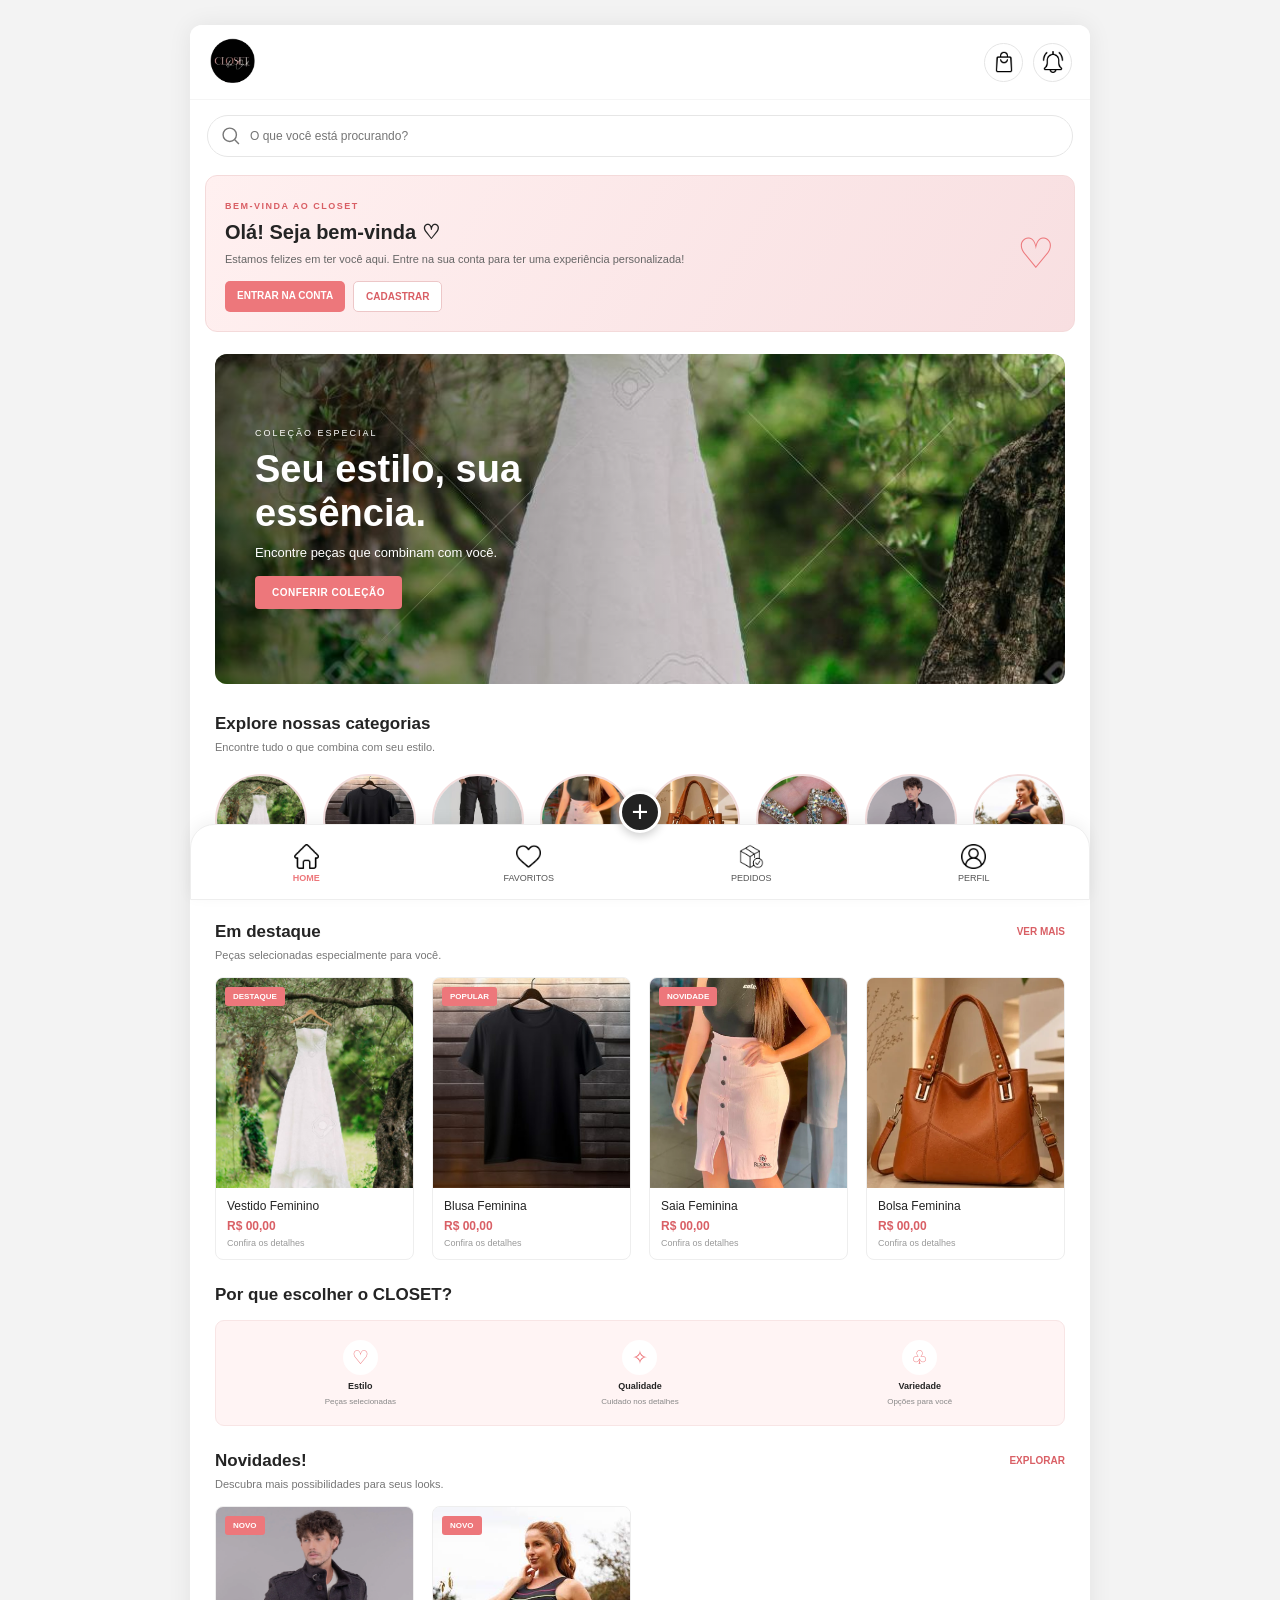
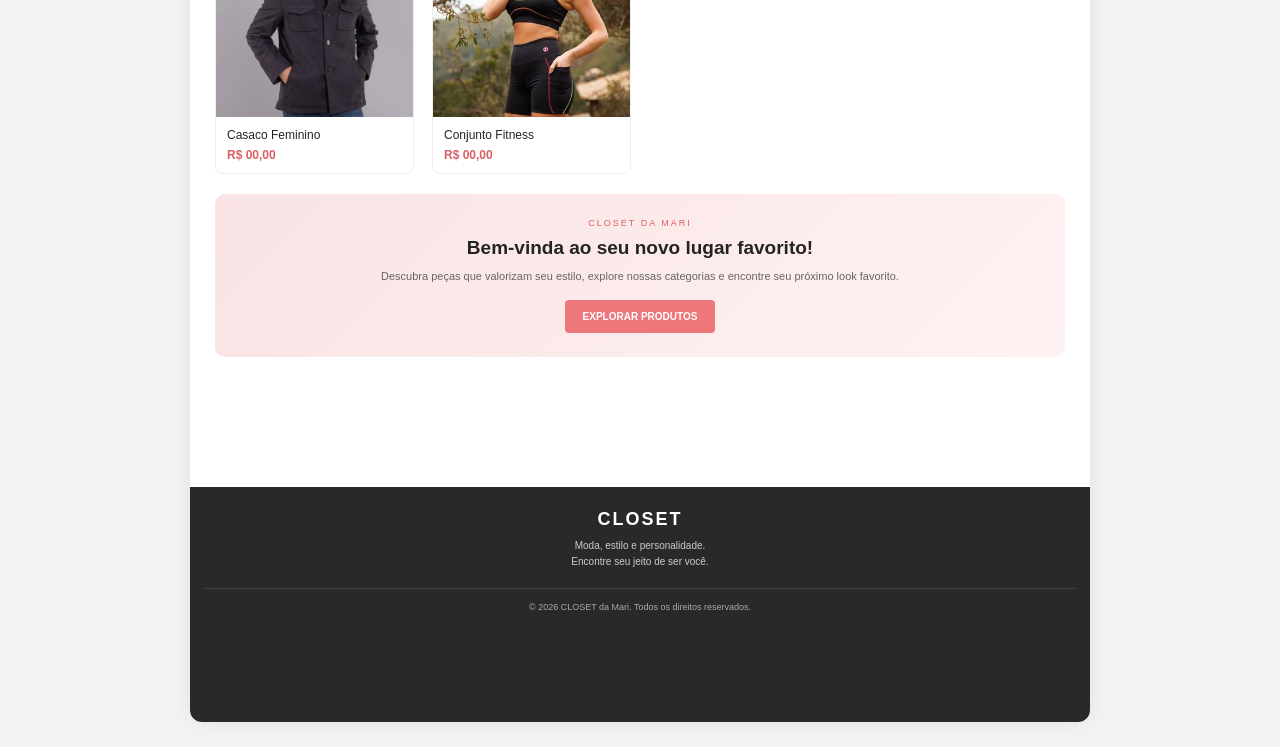
<file: index.html>
<!DOCTYPE html>
<html lang="pt-BR">
<head>
  <meta charset="UTF-8">
  <meta name="viewport" content="width=device-width, initial-scale=1.0">
  <title>CLOSET da Mari - Início</title>

  <style>
    * { margin: 0; padding: 0; box-sizing: border-box; }

    :root {
      --pink: #ed777b;
      --pink-dark: #d95f65;
      --pink-light: #fff1f1;
      --pink-soft: #f8e3e4;
      --text: #242424;
      --muted: #777;
      --white: #fff;
    }

    html { scroll-behavior: smooth; }

    body {
      min-height: 100vh;
      background: #f3f3f3;
      font-family: Arial, Helvetica, sans-serif;
      color: var(--text);
      display: flex;
      justify-content: center;
    }

    button, input { font: inherit; }
    button { cursor: pointer; }
    a { color: inherit; text-decoration: none; }

    .mobile {
      position: relative;
      width: 100%;
      max-width: 430px;
      min-height: 100vh;
      background: white;
      display: flex;
      flex-direction: column;
      box-shadow: 0 0 25px rgba(0,0,0,.07);
      overflow: hidden;
    }

    /* CABEÇALHO */

    .header {
      height: 75px;
      padding: 0 18px;
      display: flex;
      align-items: center;
      justify-content: space-between;
      flex-shrink: 0;
      background: white;
      border-bottom: 1px solid #f5f5f5;
    }

    .header-left {
      display: flex;
      align-items: center;
      gap: 10px;
    }

    .logo { display: flex; align-items: center; }

    .logo img {
      width: 53px;
      height: 53px;
      object-fit: contain;
      transition: transform .25s;
    }

    .logo:hover img { transform: scale(1.1); }

    /* FOTO DE PERFIL NO CABEÇALHO */

    .header-profile {
      width: 43px;
      height: 43px;
      flex-shrink: 0;
      border-radius: 50%;
      overflow: hidden;
      border: 2px solid var(--pink);
      display: none;
      transition: .25s;
      background: var(--pink-light);
    }

    .header-profile:hover {
      transform: scale(1.08);
      box-shadow: 0 3px 10px #ed777b50;
    }

    .header-profile img {
      width: 100%;
      height: 100%;
      object-fit: cover;
      display: block;
    }

    .header-actions { display: flex; align-items: center; gap: 10px; }

    .icon-button {
      position: relative;
      width: 39px;
      height: 39px;
      border: 1px solid #e5e5e5;
      border-radius: 50%;
      background: white;
      display: flex;
      justify-content: center;
      align-items: center;
      transition: .25s;
    }

    .icon-button img { width: 22px; height: 22px; object-fit: contain; }

    .icon-button:hover {
      background: var(--pink-light);
      border-color: var(--pink);
      transform: translateY(-3px);
    }

    /* PESQUISA */

    .search-area { padding: 15px 17px 18px; background: white; }

    .search-box {
      height: 42px;
      width: 100%;
      border: 1px solid #e6e6e6;
      border-radius: 25px;
      display: flex;
      align-items: center;
      padding: 0 13px;
      gap: 9px;
      transition: .2s;
    }

    .search-box:focus-within {
      border-color: var(--pink);
      box-shadow: 0 0 0 3px rgba(237,119,123,.10);
    }

    .search-box svg {
      width: 20px;
      height: 20px;
      stroke: #777;
      stroke-width: 1.7;
      fill: none;
      flex-shrink: 0;
    }

    .search-box input {
      width: 100%;
      border: none;
      outline: none;
      background: transparent;
      font-size: 12px;
    }

    /* BOAS-VINDAS */

    .welcome-card {
      margin: 0 15px 22px;
      padding: 19px;
      border-radius: 12px;
      background: linear-gradient(120deg, #fff0f0, #f8dfe1);
      border: 1px solid #f4dada;
      display: flex;
      align-items: center;
      justify-content: space-between;
      gap: 12px;
      animation: aparecer .5s ease;
    }

    @keyframes aparecer {
      from { opacity: 0; transform: translateY(10px); }
      to { opacity: 1; transform: translateY(0); }
    }

    .welcome-info { flex: 1; min-width: 0; }

    .welcome-info small {
      color: var(--pink-dark);
      font-size: 9px;
      letter-spacing: 1.5px;
      font-weight: bold;
    }

    .welcome-info h2 {
      font-size: 20px;
      margin: 7px 0;
      overflow-wrap: anywhere;
    }

    .welcome-info p {
      font-size: 11px;
      line-height: 1.5;
      color: #666;
    }

    .welcome-icon {
      font-size: 42px;
      color: var(--pink);
      flex-shrink: 0;
    }

    .welcome-actions {
      display: flex;
      gap: 8px;
      flex-wrap: wrap;
      margin-top: 13px;
    }

    .welcome-actions button,
    .welcome-actions a {
      border: none;
      border-radius: 5px;
      padding: 9px 12px;
      font-size: 10px;
      font-weight: bold;
      background: var(--pink);
      color: white;
      cursor: pointer;
    }

    .welcome-actions .logout-button {
      background: white;
      color: var(--pink-dark);
      border: 1px solid #edc7c8;
    }

    /* NOTIFICAÇÃO */

    .notification-message {
      display: none;
      margin: 0 15px 15px;
      padding: 12px 14px;
      background: #fff4f4;
      border: 1px solid #f3dada;
      border-radius: 8px;
      color: #8e4145;
      font-size: 11px;
      line-height: 1.5;
    }

    .notification-message.show { display: block; }

    /* CONTEÚDO */

    .content { flex: 1; padding-bottom: 100px; }

    /* BANNER */

    .hero {
      position: relative;
      height: 225px;
      margin: 0 14px 25px;
      overflow: hidden;
      border-radius: 12px;
      background: #f5dfe0;
    }

    .hero > img {
      width: 100%;
      height: 100%;
      object-fit: cover;
      display: block;
      transition: transform .6s;
    }

    .hero:hover > img { transform: scale(1.04); }

    .hero-overlay {
      position: absolute;
      inset: 0;
      padding: 22px;
      display: flex;
      flex-direction: column;
      justify-content: center;
      align-items: flex-start;
      background: linear-gradient(90deg, rgba(0,0,0,.58), rgba(0,0,0,.18), transparent);
      color: white;
    }

    .hero-overlay small { font-size: 9px; letter-spacing: 2px; margin-bottom: 10px; }
    .hero-overlay h1 { max-width: 210px; font-size: 27px; line-height: 1.15; margin-bottom: 10px; }
    .hero-overlay p { font-size: 11px; margin-bottom: 16px; }

    .hero-overlay button {
      border: none;
      border-radius: 4px;
      padding: 11px 17px;
      background: var(--pink);
      color: white;
      font-size: 10px;
      font-weight: bold;
      letter-spacing: .5px;
      transition: .25s;
    }

    .hero-overlay button:hover { background: var(--pink-dark); transform: translateY(-2px); }

    /* TÍTULOS */

    .section-heading {
      padding: 0 17px;
      margin: 25px 0 15px;
      display: flex;
      justify-content: space-between;
      align-items: center;
    }

    .section-heading h2 { font-size: 17px; font-weight: 600; }

    .section-heading a {
      color: var(--pink-dark);
      font-size: 10px;
      font-weight: bold;
    }

    .section-subtitle {
      padding: 0 17px;
      color: var(--muted);
      font-size: 11px;
      margin-top: -8px;
      margin-bottom: 16px;
    }

    /* CATEGORIAS */

    .categories {
      padding: 5px 16px 12px;
      display: grid;
      grid-template-columns: repeat(4, minmax(0, 1fr));
      gap: 19px 12px;
    }

    .category {
      min-width: 0;
      border: none;
      background: transparent;
      display: flex;
      align-items: center;
      flex-direction: column;
      gap: 7px;
      color: var(--text);
      transition: transform .25s;
    }

    .category:hover { transform: translateY(-5px); }

    .category-image {
      width: 100%;
      aspect-ratio: 1;
      border-radius: 50%;
      overflow: hidden;
      background: var(--pink-light);
      border: 2px solid #f3dddd;
      transition: .25s;
    }

    .category:hover .category-image {
      border-color: var(--pink);
      box-shadow: 0 5px 12px rgba(237,119,123,.18);
    }

    .category-image img {
      width: 100%;
      height: 100%;
      display: block;
      object-fit: cover;
      transition: transform .3s;
    }

    .category:hover img { transform: scale(1.08); }
    .category span { font-size: 10px; font-weight: 500; white-space: nowrap; }

    /* PRODUTOS */

    .products {
      display: grid;
      grid-template-columns: repeat(2, minmax(0, 1fr));
      gap: 14px;
      padding: 0 15px;
    }

    .product-card {
      min-width: 0;
      background: white;
      border: 1px solid #eee;
      border-radius: 8px;
      overflow: hidden;
      cursor: pointer;
      transition: transform .25s, box-shadow .25s;
    }

    .product-card:hover {
      transform: translateY(-5px);
      box-shadow: 0 7px 18px rgba(0,0,0,.09);
    }

    .product-image {
      height: 175px;
      position: relative;
      overflow: hidden;
      background: #f8f4f4;
    }

    .product-image img {
      width: 100%;
      height: 100%;
      object-fit: cover;
      display: block;
      transition: transform .35s;
    }

    .product-card:hover .product-image img { transform: scale(1.07); }

    .product-tag {
      position: absolute;
      top: 9px;
      left: 9px;
      padding: 5px 8px;
      background: var(--pink);
      color: white;
      border-radius: 3px;
      font-size: 8px;
      font-weight: bold;
    }

    .product-info { padding: 11px; }
    .product-info h3 { font-size: 12px; font-weight: 500; margin-bottom: 6px; }
    .product-info p { color: var(--pink-dark); font-size: 12px; font-weight: bold; }
    .product-info small { display: block; margin-top: 5px; font-size: 9px; color: #999; }

    .no-results {
      display: none;
      padding: 25px 15px;
      text-align: center;
      color: #777;
      font-size: 12px;
      line-height: 1.6;
    }

    .no-results strong { display: block; color: var(--pink-dark); font-size: 15px; margin-bottom: 5px; }

    /* BENEFÍCIOS */

    .benefits {
      margin: 10px 15px 25px;
      padding: 19px 8px;
      background: #fff4f4;
      border: 1px solid #f8e5e5;
      border-radius: 9px;
      display: grid;
      grid-template-columns: repeat(3, 1fr);
      gap: 7px;
      text-align: center;
    }

    .benefit-item { display: flex; flex-direction: column; align-items: center; gap: 6px; }

    .benefit-icon {
      width: 35px;
      height: 35px;
      border-radius: 50%;
      background: white;
      display: flex;
      justify-content: center;
      align-items: center;
      color: var(--pink);
      font-size: 19px;
    }

    .benefit-item strong { font-size: 9px; }
    .benefit-item small { color: #888; font-size: 8px; }

    /* MENSAGEM DA LOJA */

    .store-message {
      margin: 20px 15px 30px;
      padding: 24px 16px;
      background: linear-gradient(135deg, #f9e3e4, #fff2f2);
      border-radius: 10px;
      text-align: center;
    }

    .store-message .mini-title {
      color: var(--pink-dark);
      font-size: 9px;
      letter-spacing: 2px;
      margin-bottom: 9px;
    }

    .store-message h2 { font-size: 19px; margin-bottom: 9px; }

    .store-message p { font-size: 11px; color: #666; line-height: 1.6; }

    .store-message button {
      margin-top: 15px;
      padding: 11px 18px;
      background: var(--pink);
      color: white;
      border: none;
      border-radius: 4px;
      font-size: 10px;
      font-weight: bold;
      transition: .25s;
    }

    .store-message button:hover { background: var(--pink-dark); transform: scale(1.04); }

    /* RODAPÉ */

    .footer {
      padding: 22px 15px 110px;
      background: #292929;
      color: white;
      text-align: center;
    }

    .footer h2 { font-size: 18px; letter-spacing: 2px; margin-bottom: 8px; }
    .footer p { color: #ccc; font-size: 10px; line-height: 1.6; }

    .footer .copyright {
      margin-top: 18px;
      padding-top: 13px;
      border-top: 1px solid #444;
      font-size: 9px;
      color: #aaa;
    }

    /* BOTÃO ADICIONAR */

    .add-button {
      position: fixed;
      z-index: 5;
      bottom: 67px;
      left: 50%;
      transform: translateX(-50%);
      width: 42px;
      height: 42px;
      border: 3px solid white;
      border-radius: 50%;
      background: #222;
      color: white;
      font-size: 29px;
      font-weight: 300;
      display: flex;
      align-items: center;
      justify-content: center;
      box-shadow: 0 3px 10px rgba(0,0,0,.2);
      transition: .25s;
    }

    .add-button:hover {
      transform: translateX(-50%) scale(1.12);
      background: var(--pink);
    }

    /* NAVEGAÇÃO */

    .bottom-nav {
      position: fixed;
      z-index: 4;
      bottom: 0;
      left: 50%;
      transform: translateX(-50%);
      width: 100%;
      max-width: 430px;
      height: 76px;
      padding: 8px 4px 5px;
      display: grid;
      grid-template-columns: repeat(4, minmax(0, 1fr));
      align-items: center;
      background: white;
      border: 1px solid #eee;
      border-radius: 24px 24px 0 0;
      box-shadow: 0 -4px 15px rgba(0,0,0,.05);
    }

    .nav-item {
      height: 55px;
      display: flex;
      justify-content: center;
      align-items: center;
      flex-direction: column;
      gap: 4px;
      color: #555;
      font-size: 9px;
      transition: .2s;
    }

    .nav-item img { width: 25px; height: 25px; object-fit: contain; }
    .nav-item:hover { transform: translateY(-3px); color: var(--pink); }
    .nav-item.active { color: var(--pink); font-weight: bold; }

    /* DESKTOP */

    @media (min-width: 700px) {
      body { padding: 25px 0; }

      .mobile {
        max-width: 900px;
        min-height: 100vh;
        border-radius: 12px;
      }

      .hero { height: 330px; margin: 0 25px 30px; }
      .hero-overlay { padding: 40px; }
      .hero-overlay h1 { font-size: 38px; max-width: 300px; }
      .hero-overlay p { font-size: 13px; }

      .categories {
        grid-template-columns: repeat(8, minmax(0, 1fr));
        padding-left: 25px;
        padding-right: 25px;
        gap: 16px;
      }

      .category span { font-size: 11px; }
      .section-heading { padding: 0 25px; }
      .section-subtitle { padding: 0 25px; }

      .products {
        grid-template-columns: repeat(4, minmax(0, 1fr));
        padding: 0 25px;
        gap: 18px;
      }

      .product-image { height: 210px; }
      .benefits { margin-left: 25px; margin-right: 25px; }
      .store-message { margin-left: 25px; margin-right: 25px; }
      .bottom-nav { max-width: 900px; }
    }

    @media (max-width: 350px) {
      .categories { column-gap: 7px; }
      .category span { font-size: 9px; }
      .product-image { height: 145px; }
      .hero-overlay h1 { font-size: 22px; }
      .welcome-info h2 { font-size: 17px; }
    }

    @media (prefers-reduced-motion: reduce) {
      *, *::before, *::after {
        scroll-behavior: auto !important;
        transition-duration: .01ms !important;
      }
    }
  </style>
</head>

<body>

<main class="mobile">

  <header class="header">

    <div class="header-left">

      <!-- FOTO DE PERFIL: APARECE SOMENTE QUANDO ESTIVER LOGADO -->
      <a href="perfil.html" class="header-profile" id="headerProfile" aria-label="Meu perfil">
        <img src="images/user.png" alt="Foto de perfil" id="headerProfilePhoto">
      </a>

      <a href="index.html" class="logo">
        <img src="images/logo.png" alt="CLOSET da Mari">
      </a>

    </div>

    <div class="header-actions">

      <button class="icon-button"
        aria-label="Sacola"
        onclick="window.location.href='pedidos.html'">
        <img src="images/bag.png" alt="">
      </button>

      <button class="icon-button"
        aria-label="Notificações"
        onclick="mostrarNotificacao()">
        <img src="images/bell.png" alt="">
      </button>

    </div>
  </header>

  <!-- PESQUISA -->

  <div class="search-area">
    <label class="search-box">
      <svg viewBox="0 0 24 24">
        <circle cx="10.5" cy="10.5" r="8"/>
        <path d="m16.5 16.5 5 5"/>
      </svg>

      <input
        type="search"
        id="searchInput"
        placeholder="O que você está procurando?"
        aria-label="Pesquisar produtos">
    </label>
  </div>

  <!-- BOAS-VINDAS PERSONALIZADAS -->

  <div class="welcome-card">

    <div class="welcome-info">
      <small id="welcomeLabel">BEM-VINDA AO CLOSET</small>

      <h2 id="welcomeTitle">Olá! Seja bem-vinda ♡</h2>

      <p id="welcomeMessage">
        Estamos felizes em ter você aqui. Explore nossas peças e encontre seu próximo look!
      </p>

      <div class="welcome-actions" id="welcomeActions">
        <a href="perfil.html">ENTRAR NA CONTA</a>
        <a href="cadastro.html" class="logout-button">CADASTRAR</a>
      </div>
    </div>

    <div class="welcome-icon">♡</div>

  </div>

  <div class="notification-message" id="notificationMessage"></div>

  <!-- CONTEÚDO -->

  <section class="content">

    <!-- BANNER PRINCIPAL -->

    <div class="hero">
      <img src="images/vestido2.jpg" alt="Coleção CLOSET">

      <div class="hero-overlay">
        <small>COLEÇÃO ESPECIAL</small>
        <h1>Seu estilo, sua essência.</h1>
        <p>Encontre peças que combinam com você.</p>

        <button onclick="abrirProduto('vestido2')">
          CONFERIR COLEÇÃO
        </button>
      </div>
    </div>

    <!-- CATEGORIAS -->

    <div class="section-heading">
      <h2>Explore nossas categorias</h2>
    </div>

    <p class="section-subtitle">
      Encontre tudo o que combina com seu estilo.
    </p>

    <div class="categories" id="categorias">

      <button class="category" onclick="abrirProduto('vestido2')">
        <div class="category-image">
          <img src="images/vestido2.jpg" alt="Vestidos">
        </div>
        <span>Vestidos</span>
      </button>

      <button class="category" onclick="abrirProduto('blusa1')">
        <div class="category-image">
          <img src="images/blusa1.jpg" alt="Blusas">
        </div>
        <span>Blusas</span>
      </button>

      <button class="category" onclick="abrirProduto('calca')">
        <div class="category-image">
          <img src="images/calça.png" alt="Calças">
        </div>
        <span>Calças</span>
      </button>

      <button class="category" onclick="abrirProduto('saia')">
        <div class="category-image">
          <img src="images/saia.png" alt="Saias">
        </div>
        <span>Saias</span>
      </button>

      <button class="category" onclick="abrirProduto('bolsa')">
        <div class="category-image">
          <img src="images/bolsa.png" alt="Bolsas">
        </div>
        <span>Bolsas</span>
      </button>

      <button class="category" onclick="abrirProduto('bijuteria')">
        <div class="category-image">
          <img src="images/bijuterias.png" alt="Bijuterias">
        </div>
        <span>Bijuterias</span>
      </button>

      <button class="category" onclick="abrirProduto('casaco')">
        <div class="category-image">
          <img src="images/casaco.png" alt="Casacos">
        </div>
        <span>Casacos</span>
      </button>

      <button class="category" onclick="abrirProduto('fitness')">
        <div class="category-image">
          <img src="images/fitness.png" alt="Fitness">
        </div>
        <span>Fitness</span>
      </button>

    </div>

    <!-- PRODUTOS EM DESTAQUE -->

    <div class="section-heading">
      <h2>Em destaque</h2>
      <a href="#novidades">VER MAIS</a>
    </div>

    <p class="section-subtitle">
      Peças selecionadas especialmente para você.
    </p>

    <div class="products" id="destaques">

      <article class="product-card"
        data-name="Vestido Feminino"
        onclick="abrirProduto('vestido2')">

        <div class="product-image">
          <img src="images/vestido2.jpg" alt="Vestido feminino">
          <span class="product-tag">DESTAQUE</span>
        </div>

        <div class="product-info">
          <h3>Vestido Feminino</h3>
          <p>R$ 00,00</p>
          <small>Confira os detalhes</small>
        </div>
      </article>

      <article class="product-card"
        data-name="Blusa Feminina"
        onclick="abrirProduto('blusa1')">

        <div class="product-image">
          <img src="images/blusa1.jpg" alt="Blusa feminina">
          <span class="product-tag">POPULAR</span>
        </div>

        <div class="product-info">
          <h3>Blusa Feminina</h3>
          <p>R$ 00,00</p>
          <small>Confira os detalhes</small>
        </div>
      </article>

      <article class="product-card"
        data-name="Saia Feminina"
        onclick="abrirProduto('saia')">

        <div class="product-image">
          <img src="images/saia.png" alt="Saia feminina">
          <span class="product-tag">NOVIDADE</span>
        </div>

        <div class="product-info">
          <h3>Saia Feminina</h3>
          <p>R$ 00,00</p>
          <small>Confira os detalhes</small>
        </div>
      </article>

      <article class="product-card"
        data-name="Bolsa Feminina"
        onclick="abrirProduto('bolsa')">

        <div class="product-image">
          <img src="images/bolsa.png" alt="Bolsa feminina">
        </div>

        <div class="product-info">
          <h3>Bolsa Feminina</h3>
          <p>R$ 00,00</p>
          <small>Confira os detalhes</small>
        </div>
      </article>

    </div>

    <div class="no-results" id="noResults">
      <strong>Nenhum produto encontrado ♡</strong>
      Tente pesquisar por outro nome ou categoria.
    </div>

    <!-- BENEFÍCIOS -->

    <div class="section-heading">
      <h2>Por que escolher o CLOSET?</h2>
    </div>

    <div class="benefits">

      <div class="benefit-item">
        <div class="benefit-icon">♡</div>
        <strong>Estilo</strong>
        <small>Peças selecionadas</small>
      </div>

      <div class="benefit-item">
        <div class="benefit-icon">✧</div>
        <strong>Qualidade</strong>
        <small>Cuidado nos detalhes</small>
      </div>

      <div class="benefit-item">
        <div class="benefit-icon">♧</div>
        <strong>Variedade</strong>
        <small>Opções para você</small>
      </div>

    </div>

    <!-- NOVIDADES -->

    <div class="section-heading" id="novidades">
      <h2>Novidades!</h2>
      <a href="#categorias">EXPLORAR</a>
    </div>

    <p class="section-subtitle">
      Descubra mais possibilidades para seus looks.
    </p>

    <div class="products">

      <article class="product-card"
        data-name="Casaco Feminino"
        onclick="abrirProduto('casaco')">

        <div class="product-image">
          <img src="images/casaco.png" alt="Casaco feminino">
          <span class="product-tag">NOVO</span>
        </div>

        <div class="product-info">
          <h3>Casaco Feminino</h3>
          <p>R$ 00,00</p>
        </div>
      </article>

      <article class="product-card"
        data-name="Conjunto Fitness"
        onclick="abrirProduto('fitness')">

        <div class="product-image">
          <img src="images/fitness.png" alt="Moda fitness">
          <span class="product-tag">NOVO</span>
        </div>

        <div class="product-info">
          <h3>Conjunto Fitness</h3>
          <p>R$ 00,00</p>
        </div>
      </article>

    </div>

    <!-- MENSAGEM FINAL -->

    <div class="store-message">

      <div class="mini-title">CLOSET DA MARI</div>

      <h2>Bem-vinda ao seu novo lugar favorito!</h2>

      <p>
        Descubra peças que valorizam seu estilo,
        explore nossas categorias e encontre
        seu próximo look favorito.
      </p>

      <button onclick="document.getElementById('categorias').scrollIntoView({behavior:'smooth'})">
        EXPLORAR PRODUTOS
      </button>

    </div>

  </section>

  <!-- RODAPÉ -->

  <footer class="footer">
    <h2>CLOSET</h2>

    <p>
      Moda, estilo e personalidade.<br>
      Encontre seu jeito de ser você.
    </p>

    <div class="copyright">
      © 2026 CLOSET da Mari. Todos os direitos reservados.
    </div>
  </footer>

  <!-- BOTÃO ADICIONAR -->

  <button class="add-button"
    aria-label="Adicionar produto"
    onclick="window.location.href='criar-produto.html'">
    +
  </button>

  <!-- NAVEGAÇÃO INFERIOR -->

  <nav class="bottom-nav">

    <a href="./index.html" class="nav-item active">
      <img src="images/home.png" alt="">
      <span>HOME</span>
    </a>

    <a href="./favoritos.html" class="nav-item">
      <img src="images/heart.png" alt="">
      <span>FAVORITOS</span>
    </a>

    <a href="./pedidos.html" class="nav-item">
      <img src="images/package.png" alt="">
      <span>PEDIDOS</span>
    </a>

    <a href="./perfil.html" class="nav-item">
      <img src="images/user.png" alt="">
      <span>PERFIL</span>
    </a>

  </nav>

</main>

<script>

  // ABRIR PRODUTO

  function abrirProduto(id) {
    window.location.href = `produtos.html?id=${encodeURIComponent(id)}`;
  }

  // LER A CONTA CONECTADA

  function obterUsuarioLogado() {
    try {
      return JSON.parse(localStorage.getItem("usuarioLogado"));
    } catch (erro) {
      return null;
    }
  }

  // ATUALIZAR FOTO DE PERFIL NO CABEÇALHO

  function atualizarFotoCabecalho() {
    const usuario = obterUsuarioLogado();

    const areaFoto = document.getElementById("headerProfile");
    const imagem = document.getElementById("headerProfilePhoto");

    if (!areaFoto || !imagem) return;

    if (usuario) {
      let foto = usuario.fotoPerfil;

      // Busca a foto também no cadastro do usuário
      if (!foto && usuario.id) {
        try {
          const usuarios = JSON.parse(localStorage.getItem("usuarios")) || [];
          const cadastro = usuarios.find(u => String(u.id) === String(usuario.id));

          if (cadastro && cadastro.fotoPerfil) {
            foto = cadastro.fotoPerfil;
          }
        } catch (erro) {
          console.error("Erro ao buscar foto do usuário:", erro);
        }
      }

      imagem.src = foto || "images/user.png";
      areaFoto.style.display = "block";

    } else {
      areaFoto.style.display = "none";
      imagem.src = "images/user.png";
    }
  }

  // SAUDAÇÃO DE ACORDO COM O HORÁRIO

  function obterSaudacao() {
    const hora = new Date().getHours();

    if (hora >= 5 && hora < 12) {
      return "Bom dia";
    }

    if (hora >= 12 && hora < 18) {
      return "Boa tarde";
    }

    return "Boa noite";
  }

  // PERSONALIZAR BOAS-VINDAS

  function atualizarBoasVindas() {
    const usuario = obterUsuarioLogado();

    const label = document.getElementById("welcomeLabel");
    const title = document.getElementById("welcomeTitle");
    const message = document.getElementById("welcomeMessage");
    const actions = document.getElementById("welcomeActions");

    if (usuario && usuario.nome) {
      const primeiroNome = usuario.nome.trim().split(" ")[0];

      label.textContent = "QUE BOM TER VOCÊ AQUI!";
      title.textContent = `${obterSaudacao()}, ${primeiroNome}! ♡`;

      message.textContent =
        "Seja bem-vinda de volta! Explore nossas novidades e encontre peças que combinam com você.";

      actions.innerHTML = `
        <a href="perfil.html">MEU PERFIL</a>
        <button class="logout-button" onclick="sairDaConta()">SAIR DA CONTA</button>
      `;

    } else {
      label.textContent = "BEM-VINDA AO CLOSET";
      title.textContent = "Olá! Seja bem-vinda ♡";

      message.textContent =
        "Estamos felizes em ter você aqui. Entre na sua conta para ter uma experiência personalizada!";

      actions.innerHTML = `
        <a href="perfil.html">ENTRAR NA CONTA</a>
        <a href="cadastro.html" class="logout-button">CADASTRAR</a>
      `;
    }
  }

  // ENCERRAR SESSÃO

  function sairDaConta() {
    const confirmar = confirm("Deseja realmente sair da sua conta?");

    if (confirmar) {
      localStorage.removeItem("usuarioLogado");

      alert("Você saiu da sua conta.");

      atualizarBoasVindas();
      atualizarFotoCabecalho();
    }
  }

  // NOTIFICAÇÕES

  function mostrarNotificacao() {
    const caixa = document.getElementById("notificationMessage");
    const usuario = obterUsuarioLogado();

    if (usuario && usuario.nome) {
      caixa.textContent =
        "♡ Olá! Fique de olho nas novidades do CLOSET. Estamos sempre preparando novas opções para você!";
    } else {
      caixa.textContent =
        "♡ Entre ou cadastre-se para aproveitar uma experiência personalizada no CLOSET!";
    }

    caixa.classList.add("show");

    caixa.scrollIntoView({
      behavior: "smooth",
      block: "nearest"
    });
  }

  // PESQUISAR PRODUTOS

  const searchInput = document.getElementById("searchInput");
  const produtos = document.querySelectorAll(".product-card");
  const noResults = document.getElementById("noResults");

  searchInput.addEventListener("input", function() {
    const termo = this.value
      .toLowerCase()
      .trim()
      .normalize("NFD")
      .replace(/[\u0300-\u036f]/g, "");

    let encontrados = 0;

    produtos.forEach(function(produto) {
      const nome = (produto.dataset.name || "")
        .toLowerCase()
        .normalize("NFD")
        .replace(/[\u0300-\u036f]/g, "");

      if (nome.includes(termo)) {
        produto.style.display = "";
        encontrados++;
      } else {
        produto.style.display = "none";
      }
    });

    noResults.style.display =
      encontrados === 0 ? "block" : "none";
  });

  // INICIAR PÁGINA

  atualizarBoasVindas();
  atualizarFotoCabecalho();

</script>

</body>
</html>
</file>
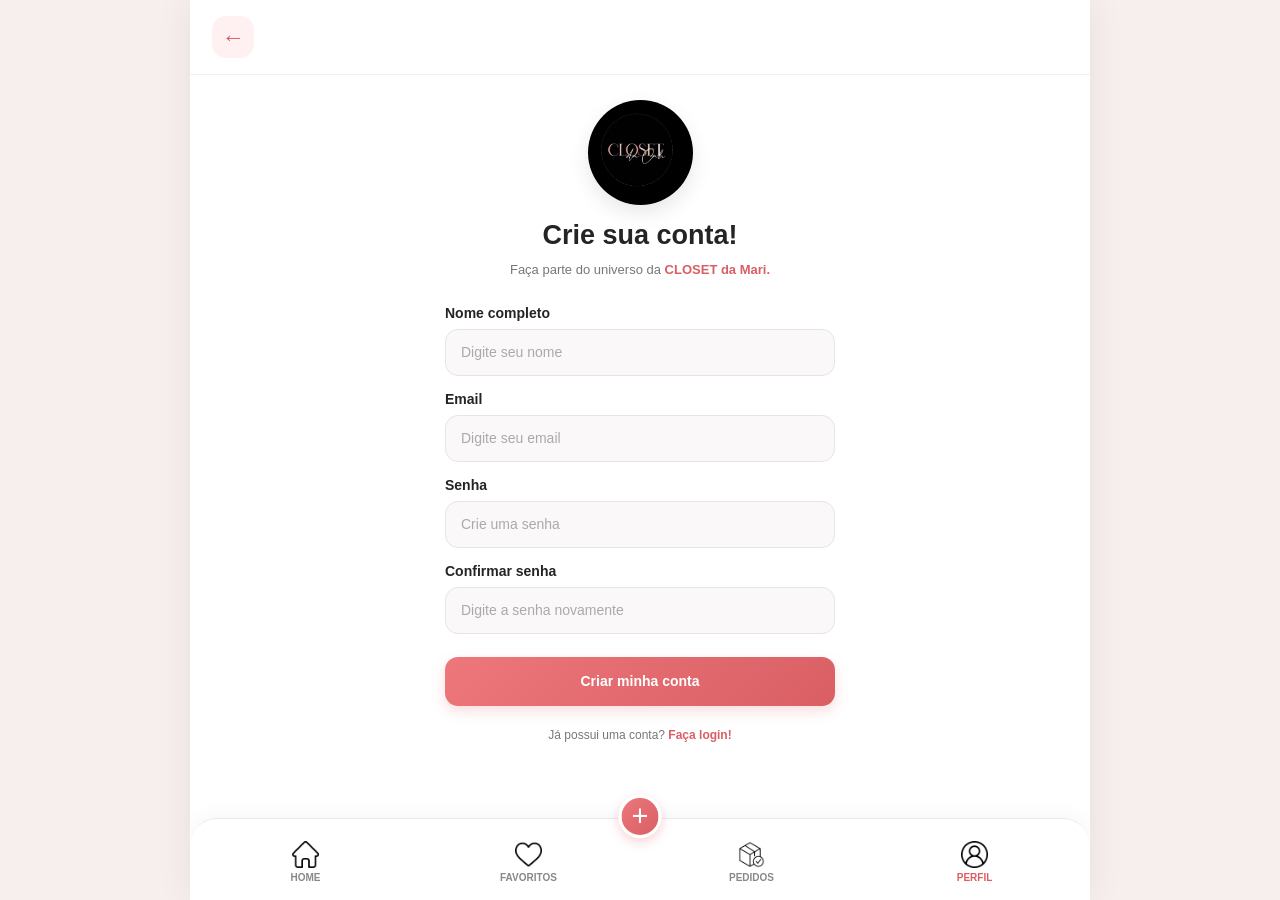
<file: cadastro.html>
<!DOCTYPE html>
<html lang="pt-BR">
<head>
<meta charset="UTF-8">
<meta name="viewport" content="width=device-width, initial-scale=1.0">
<title>CLOSET da Cah - Cadastro</title>

<style>
:root {
  --pink: #ed777b;
  --pink-dark: #d95f65;
  --pink-light: #fff1f1;
  --text: #242424;
  --muted: #777;
}

* {
  margin: 0;
  padding: 0;
  box-sizing: border-box;
}

body {
  min-height: 100dvh;
  display: flex;
  justify-content: center;
  align-items: center;
  background: #f7eeee;
  font-family: Arial, Helvetica, sans-serif;
  color: var(--text);
}

button, input {
  font: inherit;
}

.mobile {
  width: 100%;
  max-width: 900px;
  height: 100dvh;
  min-height: 650px;
  background: white;
  display: flex;
  flex-direction: column;
  overflow: hidden;
  position: relative;
  box-shadow: 0 0 35px #00000012;
}

.header {
  height: 75px;
  flex-shrink: 0;
  display: flex;
  align-items: center;
  justify-content: space-between;
  padding: 0 22px;
  border-bottom: 1px solid #f5eeee;
}

.header button {
  width: 42px;
  height: 42px;
  border: none;
  background: var(--pink-light);
  color: var(--pink-dark);
  border-radius: 14px;
  cursor: pointer;
  font-size: 23px;
}

.content {
  flex: 1;
  overflow-y: auto;
  padding: 25px 22px 110px;
  scrollbar-width: none;
}

.content::-webkit-scrollbar {
  display: none;
}

.container {
  width: 100%;
  max-width: 390px;
  margin: auto;
}

.brand {
  width: 105px;
  height: 105px;
  margin: 0 auto 15px;
  border-radius: 50%;
  background: #000;
  display: flex;
  justify-content: center;
  align-items: center;
  overflow: hidden;
  box-shadow: 0 8px 20px #00000018;
}

.brand img {
  width: 82%;
  height: 82%;
  object-fit: contain;
}

h1 {
  font-size: 27px;
  text-align: center;
  margin-bottom: 9px;
}

.description {
  font-size: 13px;
  color: var(--muted);
  text-align: center;
  line-height: 1.6;
  margin-bottom: 24px;
}

.highlight {
  color: var(--pink-dark);
  font-weight: 600;
}

.form-group {
  margin-bottom: 15px;
}

.form-group label {
  display: block;
  font-size: 14px;
  font-weight: 600;
  margin-bottom: 8px;
}

.form-group input {
  width: 100%;
  height: 47px;
  padding: 0 15px;
  border: 1px solid #e9e3e3;
  border-radius: 13px;
  background: #faf8f8;
  outline: none;
  font-size: 14px;
  transition: .25s;
}

.form-group input:focus {
  background: white;
  border-color: var(--pink);
  box-shadow: 0 0 0 3px #ed777b20;
}

.form-group input::placeholder {
  color: #aaa;
}

.register {
  width: 100%;
  height: 49px;
  border: none;
  border-radius: 13px;
  background: linear-gradient(135deg, var(--pink), var(--pink-dark));
  box-shadow: 0 5px 13px #ed777b40;
  font-size: 14px;
  font-weight: 700;
  color: white;
  cursor: pointer;
  margin-top: 8px;
  transition: .25s;
}

.register:hover {
  transform: translateY(-3px);
  box-shadow: 0 8px 18px #ed777b55;
}

.message {
  display: none;
  text-align: center;
  font-size: 13px;
  padding: 11px;
  border-radius: 10px;
  margin-bottom: 15px;
}

.message.error {
  display: block;
  color: #b9474d;
  background: #fff1f1;
}

.message.success {
  display: block;
  color: #287a43;
  background: #edfff1;
}

.login-text {
  text-align: center;
  margin-top: 22px;
  font-size: 12px;
  color: var(--muted);
}

.login-text a {
  color: var(--pink-dark);
  font-weight: 700;
  text-decoration: none;
}

.bottom-nav {
  position: absolute;
  height: 82px;
  bottom: 0;
  left: 0;
  right: 0;
  border-top: 1px solid #f1e8e8;
  border-radius: 27px 27px 0 0;
  background: white;
  display: grid;
  grid-template-columns: repeat(4, 1fr);
  align-items: center;
  padding: 9px 4px 5px;
  box-shadow: 0 -5px 20px #00000008;
}

.nav-item {
  height: 58px;
  display: flex;
  flex-direction: column;
  justify-content: center;
  align-items: center;
  gap: 4px;
  color: #888;
  font-size: 10px;
  font-weight: 600;
  text-decoration: none;
}

.nav-item img {
  width: 27px;
  height: 27px;
  object-fit: contain;
}

.nav-item.active {
  color: var(--pink-dark);
}

.add-button {
  position: absolute;
  z-index: 3;
  width: 43px;
  height: 43px;
  border-radius: 50%;
  background: linear-gradient(135deg, var(--pink), var(--pink-dark));
  border: 3px solid white;
  color: white;
  font-size: 29px;
  left: 50%;
  bottom: 62px;
  transform: translateX(-50%);
  display: flex;
  align-items: center;
  justify-content: center;
  cursor: pointer;
  box-shadow: 0 4px 12px #ed777b55;
}

@media(max-width:500px) {
  body {
    background: white;
  }

  .mobile {
    max-width: none;
    min-height: 0;
    box-shadow: none;
  }
}

@media(max-height:720px) {
  .content {
    padding-top: 10px;
  }

  .brand {
    width: 75px;
    height: 75px;
    margin-bottom: 8px;
  }

  h1 {
    font-size: 23px;
  }

  .description {
    margin-bottom: 13px;
  }

  .form-group {
    margin-bottom: 10px;
  }

  .form-group input {
    height: 42px;
  }
}
</style>
</head>

<body>

<main class="mobile">

<header class="header">
  <button onclick="history.back()" aria-label="Voltar">←</button>
</header>

<section class="content">

<div class="container">

<div class="brand">
  <img src="images/logo.png" alt="Logo CLOSET da Mari">
</div>

<h1>Crie sua conta!</h1>

<p class="description">
  Faça parte do universo da
  <span class="highlight">CLOSET da Mari.</span>
</p>

<div id="message" class="message" role="alert"></div>

<form id="cadastroForm">

  <div class="form-group">
    <label for="nome">Nome completo</label>
    <input type="text" id="nome" placeholder="Digite seu nome" required>
  </div>

  <div class="form-group">
    <label for="email">Email</label>
    <input type="email" id="email" placeholder="Digite seu email" required>
  </div>

  <div class="form-group">
    <label for="senha">Senha</label>
    <input type="password" id="senha" placeholder="Crie uma senha" minlength="6" required>
  </div>

  <div class="form-group">
    <label for="confirmarSenha">Confirmar senha</label>
    <input type="password" id="confirmarSenha" placeholder="Digite a senha novamente" minlength="6" required>
  </div>

  <button class="register" type="submit">
    Criar minha conta
  </button>

</form>

<p class="login-text">
  Já possui uma conta?
  <a href="perfil.html">Faça login!</a>
</p>

</div>
</section>

<button class="add-button" onclick="window.location.href='index.html'">+</button>

<nav class="bottom-nav">

  <a href="index.html" class="nav-item">
    <img src="images/home.png" alt="">
    <span>HOME</span>
  </a>

  <a href="favoritos.html" class="nav-item">
    <img src="images/heart.png" alt="">
    <span>FAVORITOS</span>
  </a>

  <a href="pedidos.html" class="nav-item">
    <img src="images/package.png" alt="">
    <span>PEDIDOS</span>
  </a>

  <a href="login.html" class="nav-item active">
    <img src="images/user.png" alt="">
    <span>PERFIL</span>
  </a>

</nav>

</main>

<script>
document.getElementById("cadastroForm").addEventListener("submit", function(e) {
  e.preventDefault();

  const nome = document.getElementById("nome").value.trim();
  const email = document.getElementById("email").value.trim().toLowerCase();
  const senha = document.getElementById("senha").value;
  const confirmarSenha = document.getElementById("confirmarSenha").value;

  const message = document.getElementById("message");

  function mostrarMensagem(texto, tipo) {
    message.textContent = texto;
    message.className = "message " + tipo;
  }

  if (nome.length < 2) {
    mostrarMensagem("Digite um nome válido.", "error");
    return;
  }

  if (senha.length < 6) {
    mostrarMensagem("A senha deve ter pelo menos 6 caracteres.", "error");
    return;
  }

  if (senha !== confirmarSenha) {
    mostrarMensagem("As senhas não coincidem.", "error");
    return;
  }

  const usuarios = JSON.parse(localStorage.getItem("usuarios")) || [];

  const usuarioExistente = usuarios.find(usuario => usuario.email === email);

  if (usuarioExistente) {
    mostrarMensagem("Este email já está cadastrado.", "error");
    return;
  }

  usuarios.push({
    id: Date.now(),
    nome: nome,
    email: email,
    senha: senha
  });

  localStorage.setItem("usuarios", JSON.stringify(usuarios));

  mostrarMensagem("Cadastro realizado com sucesso! Redirecionando...", "success");

  setTimeout(() => {
    window.location.href = "perfil.html";
  }, 1500);
});
</script>

</body>
</html>
</file>
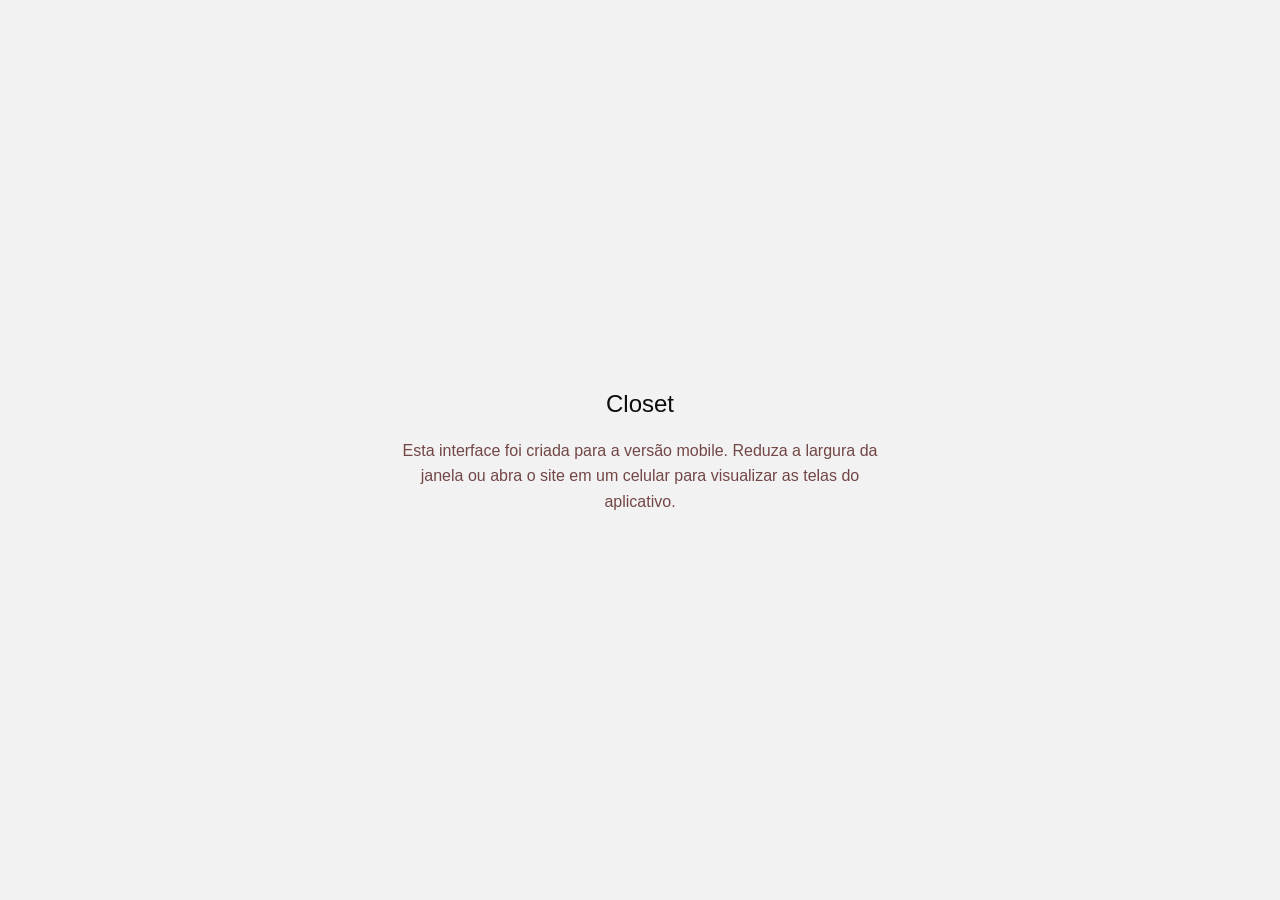
<file: favoritos-vazio.html>
<!DOCTYPE html>
<html lang="pt-BR">

<head>
    <meta charset="UTF-8">
    <meta name="viewport" content="width=device-width, initial-scale=1.0">

    <title>Closet vazio | Closet</title>

    <link rel="stylesheet" href="style.css">
</head>

<body>

    <!-- Mensagem para computadores -->
    <aside class="desktop-message">
        <div>
            <h1>Closet</h1>

            <p>
                Esta interface foi criada para a versão mobile.
                Reduza a largura da janela ou abra o site em um
                celular para visualizar as telas do aplicativo.
            </p>
        </div>
    </aside>

    <!-- Aplicativo mobile -->
    <main class="mobile-app">

        <div class="phone-content">

            <!-- Cabeçalho -->
            <header class="topbar">
                <span class="spacer"></span>

                <button class="icon-button" aria-label="Sacola">
                    <img src="images/bag.png">
                </button>

                <button class="icon-button" aria-label="Notificações">
                    <img src="images/bell.png">
                </button>
            </header>

            <!-- Estado de closet vazio -->
            <section class="empty-state">

                <svg
                    class="box-drawing"
                    viewBox="0 0 150 135"
                    role="img"
                    aria-label="Caixa vazia"
                >
                    <g
                        fill="none"
                        stroke="currentColor"
                        stroke-width="3.5"
                        stroke-linecap="round"
                        stroke-linejoin="round"
                    >
                        <path d="M29 42 75 17 121 42 75 68Z"/>
                        <path d="M29 42 29 82 75 108 75 68"/>
                        <path d="M121 42 121 82 75 108"/>
                        <path d="M29 42 9 26 55 2"/>
                        <path d="M121 42 141 26 94 2"/>
                        <path d="M9 26 56 52 75 68 95 52 141 26"/>
                        <path d="M9 26 56 2 75 17 94 2"/>
                    </g>
                </svg>

                <p>Closet Vazio.</p>

                <p style="font-size: 12px;">
                    <a
                        href="favoritos.html"
                        style="color: #777;"
                    >
                        Voltar aos favoritos
                    </a>
                </p>

            </section>

            <!-- Navegação inferior -->
           <nav class="bottom-nav" aria-label="Navegação principal">

                <a class="active" href="index.html">
                    <img src="images/home.png">
                    <small>HOME</small>
                </a>

                <a href="favoritos.html">
                    <span class="nav-icon">♡</span>
                    <small>FAVORITOS</small>
                </a>

                <a href="pedidos.html">
                    <img src="images/package.png">
                    <small>PEDIDOS</small>
                </a>

                <a href="perfil.html">
                    <img src="images/user.png">
                    <small>PERFIL</small>
                </a>

            </nav>

            <!-- Botão flutuante -->
            <button
                class="add-button"
                aria-label="Adicionar aos favoritos"
                onclick="window.location.href='favoritos.html'"
            >
                +
            </button>

        </div>

    </main>

</body>
</html>
</file>
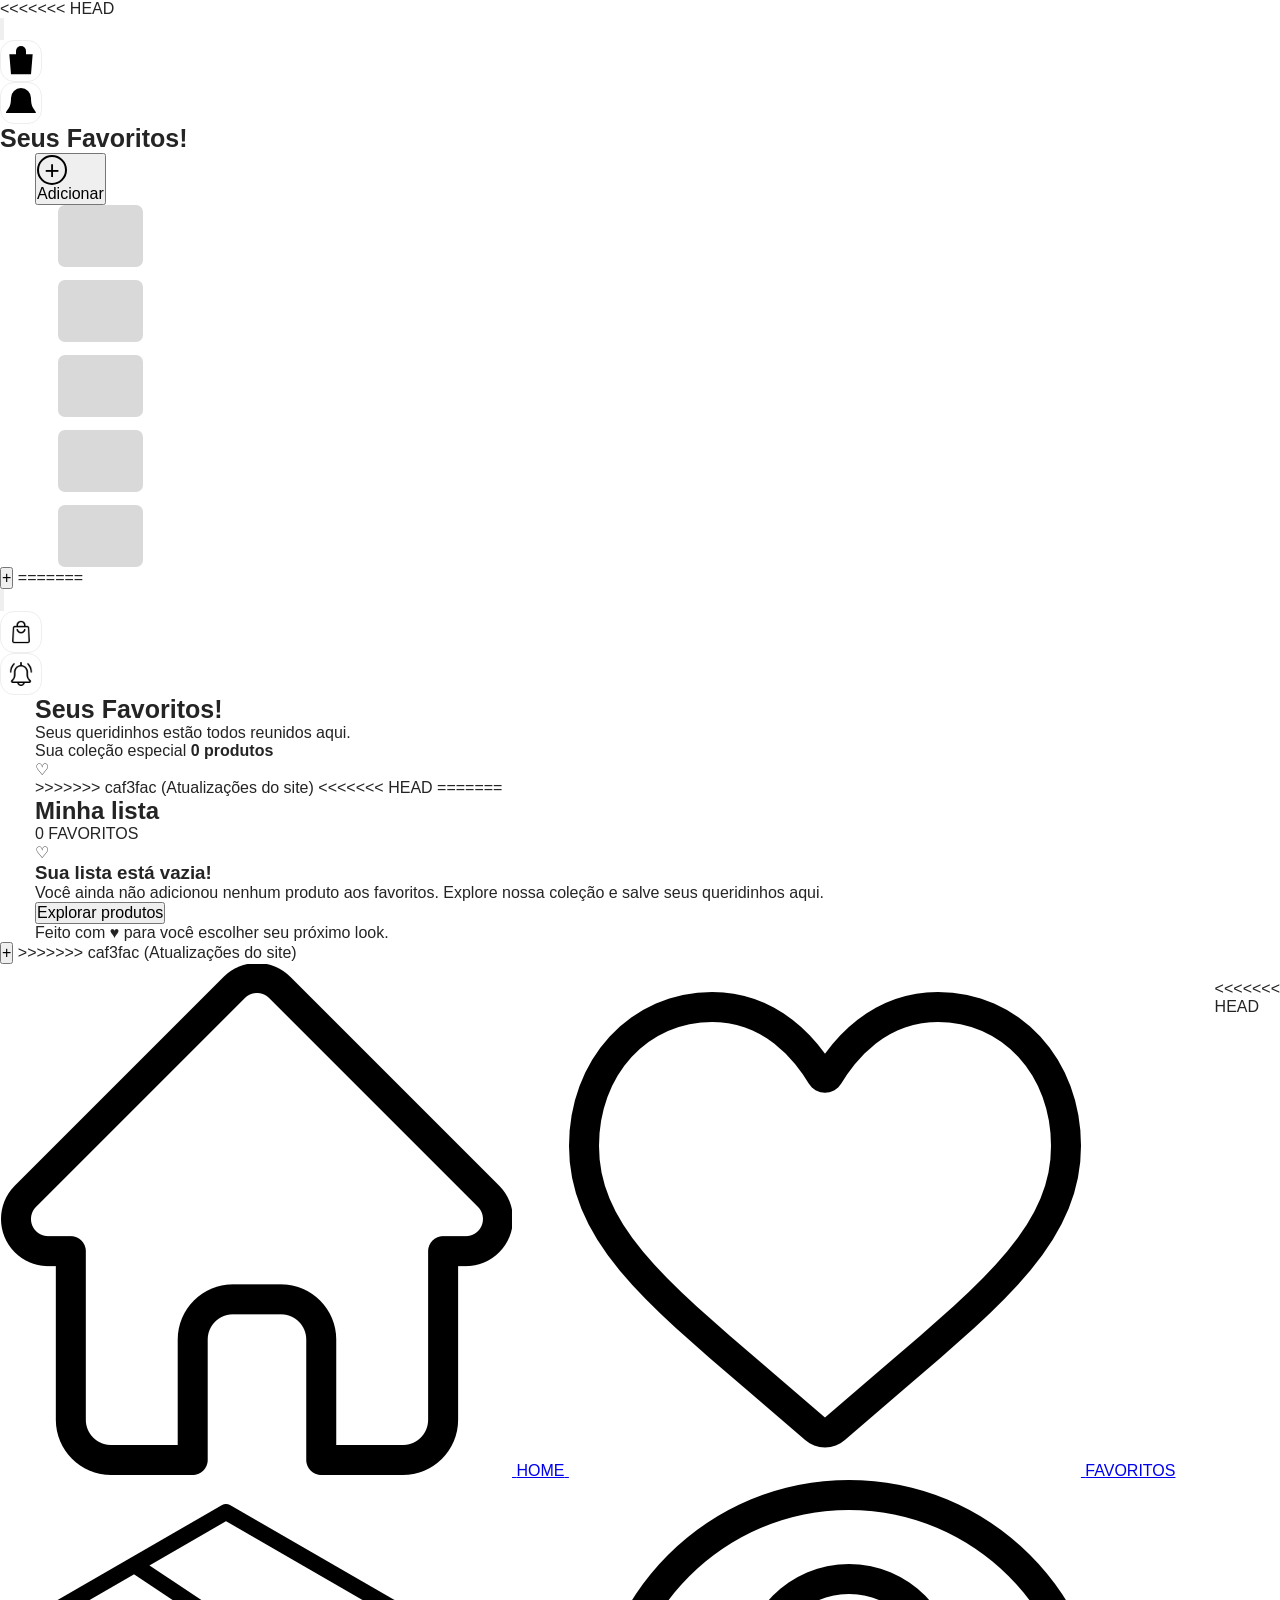
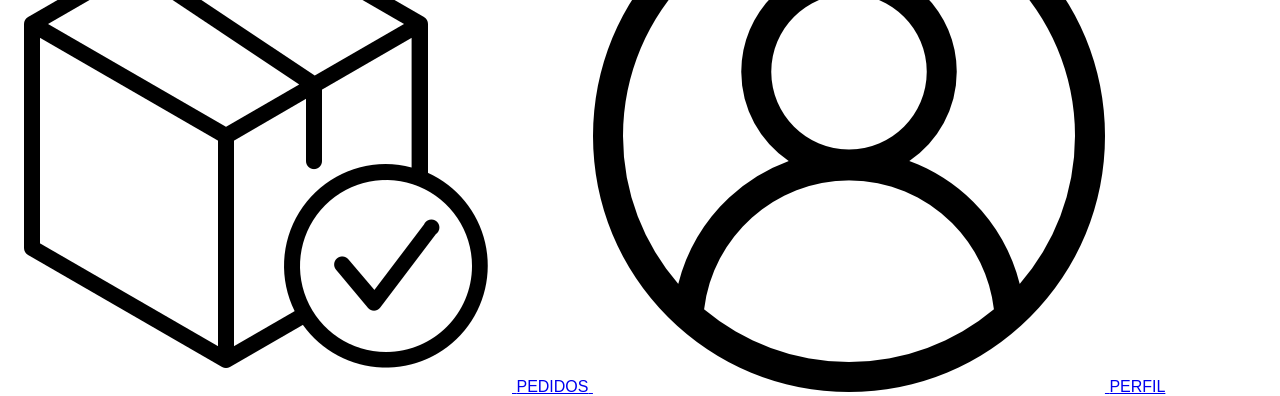
<file: favoritos.html>
<!DOCTYPE html>
<html lang="pt-BR">
<head>
  <meta charset="UTF-8">
  <meta name="viewport" content="width=device-width, initial-scale=1.0">
  <title>CLOSET da Cah - Favoritos</title>

  <style>
    :root {
      --pink: #ed777b;
      --pink-dark: #d95f65;
      --pink-light: #fff1f1;
      --pink-soft: #f8e3e4;
      --text: #242424;
      --muted: #777;
      --border: #eeeeee;
      --white: #fff;
    }

    * {
      margin: 0;
      padding: 0;
      box-sizing: border-box;
    }

    body {
      min-height: 100dvh;
      display: flex;
      justify-content: center;
      align-items: center;
<<<<<<< HEAD
      background: #f4f4f4;
      font-family: Arial, Helvetica, sans-serif;
      color: #000;
=======
      background: #f7eeee;
      font-family: Arial, Helvetica, sans-serif;
      color: var(--text);
>>>>>>> caf3fac (Atualizações do site)
    }

    button {
      font: inherit;
      cursor: pointer;
    }

<<<<<<< HEAD
    /* Tela mobile */

    .mobile {
      position: relative;
      width: 100%;
      max-width: 390px;
      height: 100dvh;
      min-height: 600px;
      background: #fff;
      border: 1px solid #555;
=======
    .mobile {
      position: relative;
      width: 100%;
      max-width: 900px;
      height: 100dvh;
      min-height: 600px;
      background: var(--white);
>>>>>>> caf3fac (Atualizações do site)
      display: flex;
      flex-direction: column;
      overflow: hidden;
      margin: 0 auto;
<<<<<<< HEAD
=======
      box-shadow: 0 0 35px #00000012;
>>>>>>> caf3fac (Atualizações do site)
    }

    /* Cabeçalho */

    .header {
<<<<<<< HEAD
      height: 64px;
=======
      height: 75px;
>>>>>>> caf3fac (Atualizações do site)
      flex-shrink: 0;
      display: flex;
      align-items: center;
      justify-content: space-between;
<<<<<<< HEAD
      padding: 0 11px 0 15px;
    }

    .back-button {
      width: 40px;
      height: 40px;
      border: none;
      background: transparent;
      display: flex;
      align-items: center;
      justify-content: center;
    }

    .back-button svg {
      width: 38px;
      height: 38px;
      stroke: #000;
=======
      padding: 0 22px;
      border-bottom: 1px solid #f5eeee;
    }

    .back-button {
      width: 42px;
      height: 42px;
      border: none;
      background: var(--pink-light);
      color: var(--pink-dark);
      border-radius: 14px;
      display: flex;
      align-items: center;
      justify-content: center;
      transition: .25s;
    }

    .back-button:hover {
      background: var(--pink-soft);
      transform: translateX(-3px);
    }

    .back-button svg {
      width: 25px;
      height: 25px;
      stroke: currentColor;
>>>>>>> caf3fac (Atualizações do site)
      stroke-width: 2.5;
      fill: none;
      stroke-linecap: round;
      stroke-linejoin: round;
    }

    .header-actions {
      display: flex;
<<<<<<< HEAD
      gap: 13px;
    }

    .icon-button {
      width: 40px;
      height: 36px;
      border: 1px solid #555;
      background: #fff;
      display: flex;
      justify-content: center;
      align-items: center;
    }

    .icon-button svg {
      width: 25px;
      height: 25px;
      fill: none;
      stroke: #000;
      stroke-width: 1.8;
      stroke-linecap: round;
      stroke-linejoin: round;
    }

    /* Título */

    .page-title {
      flex-shrink: 0;
      text-align: center;
      font-size: 16px;
      font-weight: 400;
      letter-spacing: 0.2px;
      margin-top: 3px;
      margin-bottom: 19px;
    }

    .title-divider {
      width: 197px;
      height: 1px;
      background: #555;
      margin: 0 auto;
      flex-shrink: 0;
    }

    /* Área de favoritos */
=======
      gap: 12px;
    }

    .icon-button {
      width: 42px;
      height: 42px;
      border: 1px solid var(--border);
      background: #fff;
      border-radius: 14px;
      display: flex;
      justify-content: center;
      align-items: center;
      transition: .25s;
    }

    .icon-button:hover {
      background: var(--pink-light);
      border-color: #f3c4c6;
      transform: translateY(-3px);
    }

    .icon-button img {
      width: 24px;
      height: 24px;
      object-fit: contain;
    }

    /* Conteúdo */
>>>>>>> caf3fac (Atualizações do site)

    .content {
      flex: 1;
      min-height: 0;
      overflow-y: auto;
<<<<<<< HEAD
      padding-bottom: 95px;
=======
      padding: 25px 22px 115px;
>>>>>>> caf3fac (Atualizações do site)
      scrollbar-width: none;
    }

    .content::-webkit-scrollbar {
      display: none;
    }

<<<<<<< HEAD
    .add-favorite {
      display: flex;
      align-items: center;
      gap: 8px;
      margin: 0 22px 20px;
      padding-top: 0;
      border: none;
      background: transparent;
      font-size: 13px;
      color: #000;
    }

    .plus-circle {
      width: 30px;
      height: 30px;
      border: 2px solid #000;
      border-radius: 50%;
      display: flex;
      align-items: center;
      justify-content: center;
      font-size: 26px;
      font-weight: 300;
      line-height: 1;
    }

    .favorites-list {
      display: flex;
      flex-direction: column;
      gap: 30px;
      padding: 0 23px;
    }

    .favorite-item {
      width: 85px;
      height: 62px;
      flex-shrink: 0;
      border-radius: 7px;
      background: #d9d9d9;
      border: none;
      position: relative;
      overflow: hidden;
    }

    .favorite-item img {
=======
    .content-inner {
      width: 100%;
      max-width: 760px;
      margin: 0 auto;
    }

    /* Título */

    .title-area {
      text-align: center;
      margin-bottom: 23px;
    }

    .page-title {
      font-size: 28px;
      font-weight: 700;
      letter-spacing: -.7px;
      margin-bottom: 8px;
    }

    .page-subtitle {
      font-size: 13px;
      color: var(--muted);
      line-height: 1.5;
    }

    .title-divider {
      width: 65px;
      height: 4px;
      border-radius: 10px;
      background: var(--pink);
      margin: 15px auto 0;
    }

    /* Resumo */

    .favorites-summary {
      background: linear-gradient(135deg, #ed777b, #d95f65);
      border-radius: 19px;
      padding: 20px;
      color: white;
      display: flex;
      justify-content: space-between;
      align-items: center;
      margin-bottom: 27px;
      box-shadow: 0 6px 17px #ed777b35;
    }

    .summary-text span {
      display: block;
      font-size: 12px;
      opacity: .9;
      margin-bottom: 5px;
    }

    .summary-text strong {
      font-size: 20px;
    }

    .summary-icon {
      width: 48px;
      height: 48px;
      border-radius: 15px;
      background: #ffffff30;
      display: flex;
      align-items: center;
      justify-content: center;
      font-size: 25px;
    }

    /* Cabeçalho da lista */

    .list-heading {
      display: flex;
      justify-content: space-between;
      align-items: center;
      margin-bottom: 17px;
      gap: 10px;
    }

    .list-heading h2 {
      font-size: 17px;
      font-weight: 700;
    }

    .list-count {
      font-size: 11px;
      color: var(--pink-dark);
      background: var(--pink-light);
      padding: 7px 12px;
      border-radius: 20px;
      font-weight: 700;
    }

    /* Lista de favoritos */

    .favorites-list {
      display: grid;
      grid-template-columns: repeat(2, minmax(0, 1fr));
      gap: 16px;
    }

    .favorite-card {
      position: relative;
      background: #fff;
      border: 1px solid #f0eaea;
      border-radius: 17px;
      overflow: hidden;
      box-shadow: 0 3px 12px #00000008;
      transition: .25s;
      min-width: 0;
    }

    .favorite-card:hover {
      transform: translateY(-5px);
      box-shadow: 0 9px 22px #00000012;
      border-color: #f2c4c6;
    }

    .favorite-image {
      width: 100%;
      aspect-ratio: 1 / 1;
      background: #faf4f4;
      overflow: hidden;
      cursor: pointer;
    }

    .favorite-image img {
>>>>>>> caf3fac (Atualizações do site)
      display: block;
      width: 100%;
      height: 100%;
      object-fit: cover;
<<<<<<< HEAD
=======
      transition: .35s;
    }

    .favorite-card:hover .favorite-image img {
      transform: scale(1.06);
    }

    .favorite-info {
      padding: 12px;
    }

    .favorite-category {
      font-size: 9px;
      font-weight: 700;
      letter-spacing: .7px;
      color: var(--pink-dark);
      margin-bottom: 6px;
      text-transform: uppercase;
    }

    .favorite-name {
      font-size: 13px;
      font-weight: 700;
      margin-bottom: 7px;
      line-height: 1.35;
      min-height: 34px;
    }

    .favorite-price {
      font-size: 14px;
      font-weight: 700;
      color: var(--text);
    }

    .favorite-actions {
      display: flex;
      align-items: center;
      justify-content: space-between;
      gap: 8px;
      margin-top: 12px;
    }

    .view-button {
      flex: 1;
      height: 34px;
      border: none;
      border-radius: 10px;
      background: var(--pink-light);
      color: var(--pink-dark);
      font-size: 11px;
      font-weight: 700;
      transition: .2s;
    }

    .view-button:hover {
      background: var(--pink-soft);
    }

    .remove-button {
      width: 34px;
      height: 34px;
      flex-shrink: 0;
      border: 1px solid #f2dada;
      border-radius: 10px;
      background: #fff;
      color: var(--pink-dark);
      display: flex;
      align-items: center;
      justify-content: center;
      font-size: 17px;
      transition: .2s;
    }

    .remove-button:hover {
      background: var(--pink);
      color: white;
      border-color: var(--pink);
    }

    /* Estado vazio */

    .empty-state {
      display: none;
      flex-direction: column;
      align-items: center;
      text-align: center;
      padding: 35px 15px 25px;
      background: #fffafa;
      border: 1px dashed #edc6c8;
      border-radius: 20px;
    }

    .empty-icon {
      width: 75px;
      height: 75px;
      border-radius: 50%;
      background: var(--pink-light);
      display: flex;
      justify-content: center;
      align-items: center;
      font-size: 34px;
      margin-bottom: 17px;
    }

    .empty-state h3 {
      font-size: 18px;
      margin-bottom: 9px;
    }

    .empty-state p {
      font-size: 12px;
      color: var(--muted);
      line-height: 1.6;
      max-width: 260px;
      margin-bottom: 20px;
    }

    .explore-button {
      height: 43px;
      padding: 0 22px;
      border: none;
      border-radius: 12px;
      background: linear-gradient(135deg, var(--pink), var(--pink-dark));
      color: white;
      font-size: 12px;
      font-weight: 700;
      box-shadow: 0 4px 12px #ed777b35;
      transition: .25s;
    }

    .explore-button:hover {
      transform: translateY(-3px);
      box-shadow: 0 7px 16px #ed777b50;
    }

    /* Rodapé */

    .footer-message {
      text-align: center;
      color: #999;
      font-size: 11px;
      margin-top: 27px;
      padding-bottom: 10px;
    }

    .footer-message span {
      color: var(--pink);
>>>>>>> caf3fac (Atualizações do site)
    }

    /* Menu inferior */

    .bottom-nav {
      position: absolute;
      z-index: 3;
      left: 0;
      right: 0;
      bottom: 0;
<<<<<<< HEAD
      height: 80px;
      padding: 13px 4px 5px;
      display: grid;
      grid-template-columns: repeat(4, minmax(0, 1fr));
      align-items: center;
      border: 1px solid #555;
      border-radius: 34px 34px 0 0;
      background: #fff;
    }

    .nav-item {
      height: 57px;
=======
      height: 82px;
      padding: 9px 4px 5px;
      display: grid;
      grid-template-columns: repeat(4, minmax(0, 1fr));
      align-items: center;
      border-top: 1px solid #f1e8e8;
      border-radius: 27px 27px 0 0;
      background: #fff;
      box-shadow: 0 -5px 20px #00000008;
    }

    .nav-item {
      height: 58px;
>>>>>>> caf3fac (Atualizações do site)
      display: flex;
      flex-direction: column;
      align-items: center;
      justify-content: center;
<<<<<<< HEAD
      gap: 3px;
      border: none;
      background: transparent;
      color: #000;
      font-size: 10px;
      white-space: nowrap;
      text-decoration: none;
    }

    .nav-item img {
      width: 30px;
      height: 30px;
      object-fit: contain;
    }

    .nav-item.active {
      color: #d78386;
=======
      gap: 4px;
      border: none;
      background: transparent;
      color: #888;
      font-size: 10px;
      font-weight: 600;
      white-space: nowrap;
      text-decoration: none;
      transition: .25s;
    }

    .nav-item img {
      width: 27px;
      height: 27px;
      object-fit: contain;
      transition: .25s;
    }

    .nav-item:hover {
      color: var(--pink-dark);
      transform: translateY(-3px);
    }

    .nav-item:hover img {
      transform: scale(1.12);
    }

    .nav-item.active {
      color: var(--pink-dark);
>>>>>>> caf3fac (Atualizações do site)
    }

    /* Botão flutuante */

    .add-button {
      position: absolute;
      z-index: 4;
      left: 50%;
<<<<<<< HEAD
      bottom: 61px;
      transform: translateX(-50%);
      width: 36px;
      height: 36px;
      display: flex;
      align-items: center;
      justify-content: center;
      border: 2px solid #fff;
      border-radius: 50%;
      background: #000;
      color: #fff;
      font-size: 34px;
      font-weight: 300;
      line-height: 1;
    }

    /* Telas menores */

    @media (max-height: 680px) {
      .favorites-list {
        gap: 18px;
      }

      .favorite-item {
        height: 55px;
      }
    }

    /* Celulares */
=======
      bottom: 62px;
      transform: translateX(-50%);
      width: 43px;
      height: 43px;
      display: flex;
      align-items: center;
      justify-content: center;
      border: 3px solid #fff;
      border-radius: 50%;
      background: linear-gradient(135deg, var(--pink), var(--pink-dark));
      color: #fff;
      font-size: 29px;
      font-weight: 300;
      line-height: 1;
      box-shadow: 0 4px 12px #ed777b55;
      transition: .25s;
    }

    .add-button:hover {
      transform: translateX(-50%) scale(1.12);
      box-shadow: 0 6px 17px #ed777b70;
    }

    /* Responsividade */

    @media (min-width: 650px) {
      .favorites-list {
        grid-template-columns: repeat(3, minmax(0, 1fr));
      }

      .content {
        padding-left: 35px;
        padding-right: 35px;
      }
    }

    @media (min-width: 850px) {
      .favorites-list {
        grid-template-columns: repeat(4, minmax(0, 1fr));
      }
    }
>>>>>>> caf3fac (Atualizações do site)

    @media (max-width: 500px) {
      body {
        background: #fff;
      }

      .mobile {
        width: 100%;
        max-width: none;
        height: 100dvh;
        min-height: 0;
<<<<<<< HEAD
        border: none;
      }
    }

=======
        box-shadow: none;
      }

      .content {
        padding: 22px 18px 115px;
      }

      .page-title {
        font-size: 25px;
      }

      .favorites-list {
        gap: 13px;
      }
    }

    @media (max-height: 680px) {
      .content {
        padding-top: 15px;
      }

      .title-area {
        margin-bottom: 17px;
      }

      .favorites-summary {
        padding: 15px;
        margin-bottom: 20px;
      }
    }

    @media (prefers-reduced-motion: reduce) {
      *, *::before, *::after {
        transition: none !important;
      }
    }
>>>>>>> caf3fac (Atualizações do site)
  </style>
</head>

<body>

  <main class="mobile">
<<<<<<< HEAD

    <!-- Cabeçalho -->

    <header class="header">

      <button class="back-button" aria-label="Voltar"
              onclick="history.back()">

        <svg viewBox="0 0 36 36">
          <path d="M31 18H5M17 7 6 18l11 11"/>
        </svg>

      </button>

      <div class="header-actions">

        <button class="icon-button" aria-label="Sacola">
          <svg viewBox="0 0 24 24">
            <path d="M5 8h14l-1 12H6L5 8Z"/>
            <path d="M9 9V6a3 3 0 0 1 6 0v3"/>
            <path d="M9 12c1.5 2 4.5 2 6 0"/>
          </svg>
        </button>

        <button class="icon-button" aria-label="Notificações">
          <svg viewBox="0 0 24 24">
            <path d="M18 9a6 6 0 0 0-12 0c0 7-3 7-3 9h18c0-2-3-2-3-9"/>
            <path d="M10 21h4"/>
            <path d="M4 5 2.5 7M20 5l1.5 2"/>
          </svg>
        </button>

      </div>

    </header>

    <!-- Título -->

    <h1 class="page-title">Seus Favoritos!</h1>

    <div class="title-divider"></div>

    <!-- Área de favoritos -->

    <section class="content">

      <button class="add-favorite" id="addFavorite">
        <span class="plus-circle">+</span>
        <span>Adicionar</span>
      </button>

      <div class="favorites-list" id="favoritesList">

        <div class="favorite-item"></div>
        <div class="favorite-item"></div>
        <div class="favorite-item"></div>
        <div class="favorite-item"></div>
        <div class="favorite-item"></div>

      </div>

    </section>

    <!-- Botão flutuante -->

    <button class="add-button" aria-label="Adicionar favorito"
            id="floatingAdd">
      +
    </button>
=======

    <!-- Cabeçalho -->

    <header class="header">

      <button class="back-button" aria-label="Voltar"
              onclick="history.back()">

        <svg viewBox="0 0 36 36">
          <path d="M31 18H5M17 7 6 18l11 11"/>
        </svg>

      </button>

      <div class="header-actions">

        <button class="icon-button" aria-label="Sacola"
                onclick="window.location.href='pedidos.html'">
          <img src="images/bag.png" alt="Sacola">
        </button>

        <button class="icon-button" aria-label="Notificações">
          <img src="images/bell.png" alt="Notificações">
        </button>

      </div>

    </header>

    <!-- Conteúdo -->

    <section class="content">

      <div class="content-inner">

        <div class="title-area">
          <h1 class="page-title">Seus Favoritos!</h1>

          <p class="page-subtitle">
            Seus queridinhos estão todos reunidos aqui.
          </p>

          <div class="title-divider"></div>
        </div>

        <!-- Resumo -->

        <div class="favorites-summary">

          <div class="summary-text">
            <span>Sua coleção especial</span>
            <strong id="totalFavorites">0 produtos</strong>
          </div>

          <div class="summary-icon">♡</div>
>>>>>>> caf3fac (Atualizações do site)

    <!-- Navegação inferior -->

<<<<<<< HEAD
=======
        <!-- Lista -->

        <div class="list-heading">
          <h2>Minha lista</h2>
          <span class="list-count" id="favoritesCount">0 FAVORITOS</span>
        </div>

        <div class="favorites-list" id="favoritesList"></div>

        <!-- Estado vazio -->

        <div class="empty-state" id="emptyState">

          <div class="empty-icon">♡</div>

          <h3>Sua lista está vazia!</h3>

          <p>
            Você ainda não adicionou nenhum produto aos favoritos.
            Explore nossa coleção e salve seus queridinhos aqui.
          </p>

          <button class="explore-button"
                  onclick="window.location.href='index.html'">
            Explorar produtos
          </button>

        </div>

        <p class="footer-message">
          Feito com <span>♥</span> para você escolher seu próximo look.
        </p>

      </div>

    </section>

    <!-- Botão flutuante -->

    <button class="add-button" aria-label="Explorar produtos"
            onclick="window.location.href='index.html'">
      +
    </button>

    <!-- Navegação inferior -->

>>>>>>> caf3fac (Atualizações do site)
    <nav class="bottom-nav">

      <a href="./index.html" class="nav-item">
        <img src="images/home.png" alt="Home">
        <span>HOME</span>
      </a>

      <a href="./favoritos.html" class="nav-item active">
        <img src="images/heart.png" alt="Favoritos">
        <span>FAVORITOS</span>
      </a>

      <a href="./pedidos.html" class="nav-item">
        <img src="images/package.png" alt="Pedidos">
        <span>PEDIDOS</span>
      </a>

      <a href="./perfil.html" class="nav-item">
        <img src="images/user.png" alt="Perfil">
        <span>PERFIL</span>
      </a>

    </nav>

  </main>

<<<<<<< HEAD
  <!-- JavaScript -->

  <script>
    const favoritesList = document.getElementById("favoritesList");

    function addFavorite() {
      const item = document.createElement("div");
      item.className = "favorite-item";
      favoritesList.appendChild(item);
    }

    document.getElementById("addFavorite")
      .addEventListener("click", addFavorite);

    document.getElementById("floatingAdd")
      .addEventListener("click", addFavorite);
=======
  <script>
    const favoritesList = document.getElementById("favoritesList");
    const emptyState = document.getElementById("emptyState");
    const totalFavorites = document.getElementById("totalFavorites");
    const favoritesCount = document.getElementById("favoritesCount");

    // Recupera os favoritos salvos no navegador
    function obterFavoritos() {
      try {
        const dados = JSON.parse(localStorage.getItem("favoritos"));
        return Array.isArray(dados) ? dados : [];
      } catch (error) {
        return [];
      }
    }

    // Atualiza os favoritos no localStorage
    function salvarFavoritos(favoritos) {
      localStorage.setItem("favoritos", JSON.stringify(favoritos));
    }

    // Cria um cartão de produto
    function criarCard(produto, index) {
      const card = document.createElement("article");
      card.className = "favorite-card";

      const imagemArea = document.createElement("div");
      imagemArea.className = "favorite-image";
      imagemArea.addEventListener("click", () => abrirProduto(produto));

      const imagem = document.createElement("img");
      imagem.src = produto.imagem || "images/logo.png";
      imagem.alt = produto.nome || "Produto favorito";
      imagem.onerror = () => {
        imagem.src = "images/logo.png";
      };

      imagemArea.appendChild(imagem);

      const info = document.createElement("div");
      info.className = "favorite-info";

      const categoria = document.createElement("p");
      categoria.className = "favorite-category";
      categoria.textContent = produto.categoria || "CLOSET DA MARI";

      const nome = document.createElement("h3");
      nome.className = "favorite-name";
      nome.textContent = produto.nome || "Produto favorito";

      const preco = document.createElement("p");
      preco.className = "favorite-price";
      preco.textContent = produto.preco || "";

      const actions = document.createElement("div");
      actions.className = "favorite-actions";

      const viewButton = document.createElement("button");
      viewButton.className = "view-button";
      viewButton.textContent = "Ver produto";
      viewButton.addEventListener("click", () => abrirProduto(produto));

      const removeButton = document.createElement("button");
      removeButton.className = "remove-button";
      removeButton.innerHTML = "♥";
      removeButton.setAttribute("aria-label", "Remover dos favoritos");
      removeButton.addEventListener("click", () => removerFavorito(index));

      actions.appendChild(viewButton);
      actions.appendChild(removeButton);

      info.appendChild(categoria);
      info.appendChild(nome);
      info.appendChild(preco);
      info.appendChild(actions);

      card.appendChild(imagemArea);
      card.appendChild(info);

      return card;
    }

    // Abre a página do produto
    function abrirProduto(produto) {
      if (produto.id) {
        window.location.href =
          "produtos.html?id=" + encodeURIComponent(produto.id);
      } else {
        window.location.href = "index.html";
      }
    }

    // Remove um favorito
    function removerFavorito(index) {
      const favoritos = obterFavoritos();

      favoritos.splice(index, 1);
      salvarFavoritos(favoritos);
      mostrarFavoritos();
    }

    // Renderiza os favoritos
    function mostrarFavoritos() {
      const favoritos = obterFavoritos();

      favoritesList.innerHTML = "";

      totalFavorites.textContent =
        favoritos.length === 1
          ? "1 produto"
          : favoritos.length + " produtos";

      favoritesCount.textContent =
        favoritos.length + " FAVORITOS";

      if (favoritos.length === 0) {
        favoritesList.style.display = "none";
        emptyState.style.display = "flex";
      } else {
        favoritesList.style.display = "grid";
        emptyState.style.display = "none";

        favoritos.forEach((produto, index) => {
          favoritesList.appendChild(criarCard(produto, index));
        });
      }
    }

    // Atualiza a tela quando retornar de outra página
    window.addEventListener("pageshow", mostrarFavoritos);

    mostrarFavoritos();
>>>>>>> caf3fac (Atualizações do site)
  </script>

</body>
</html>
</file>
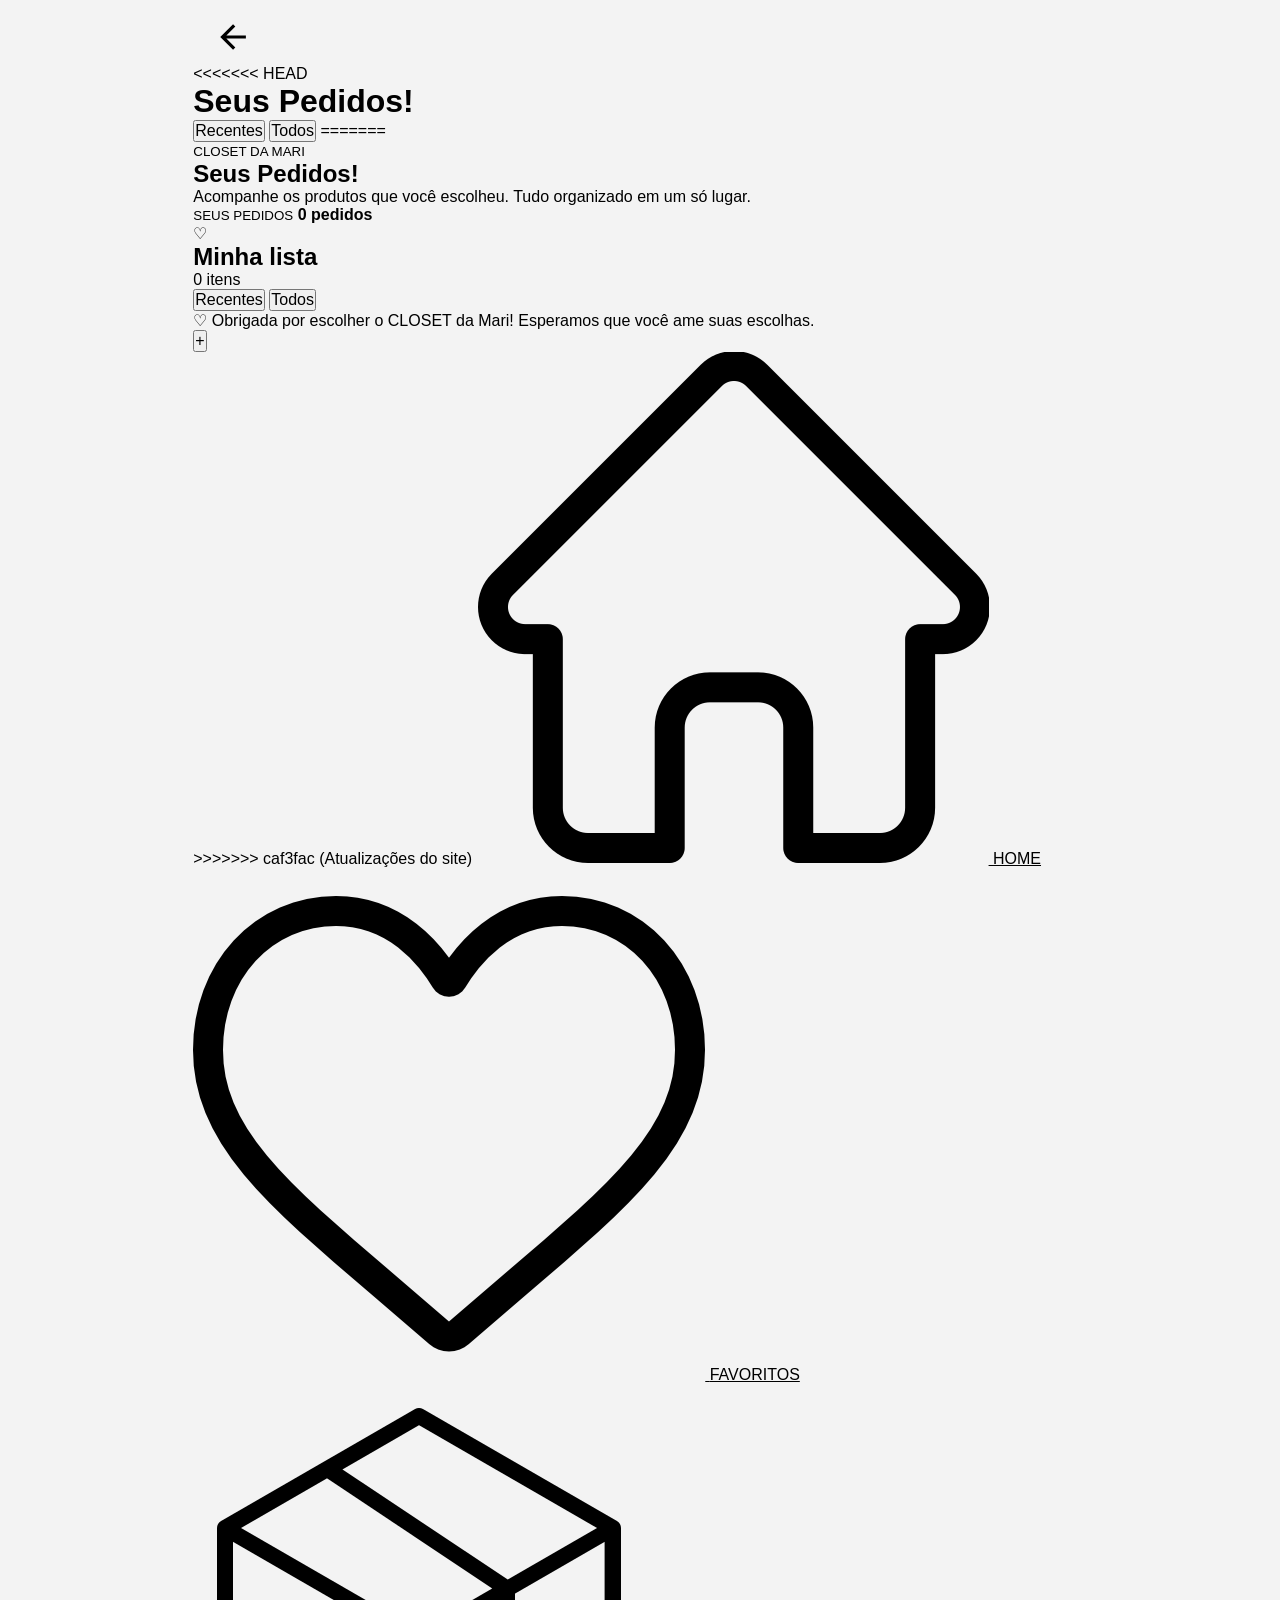
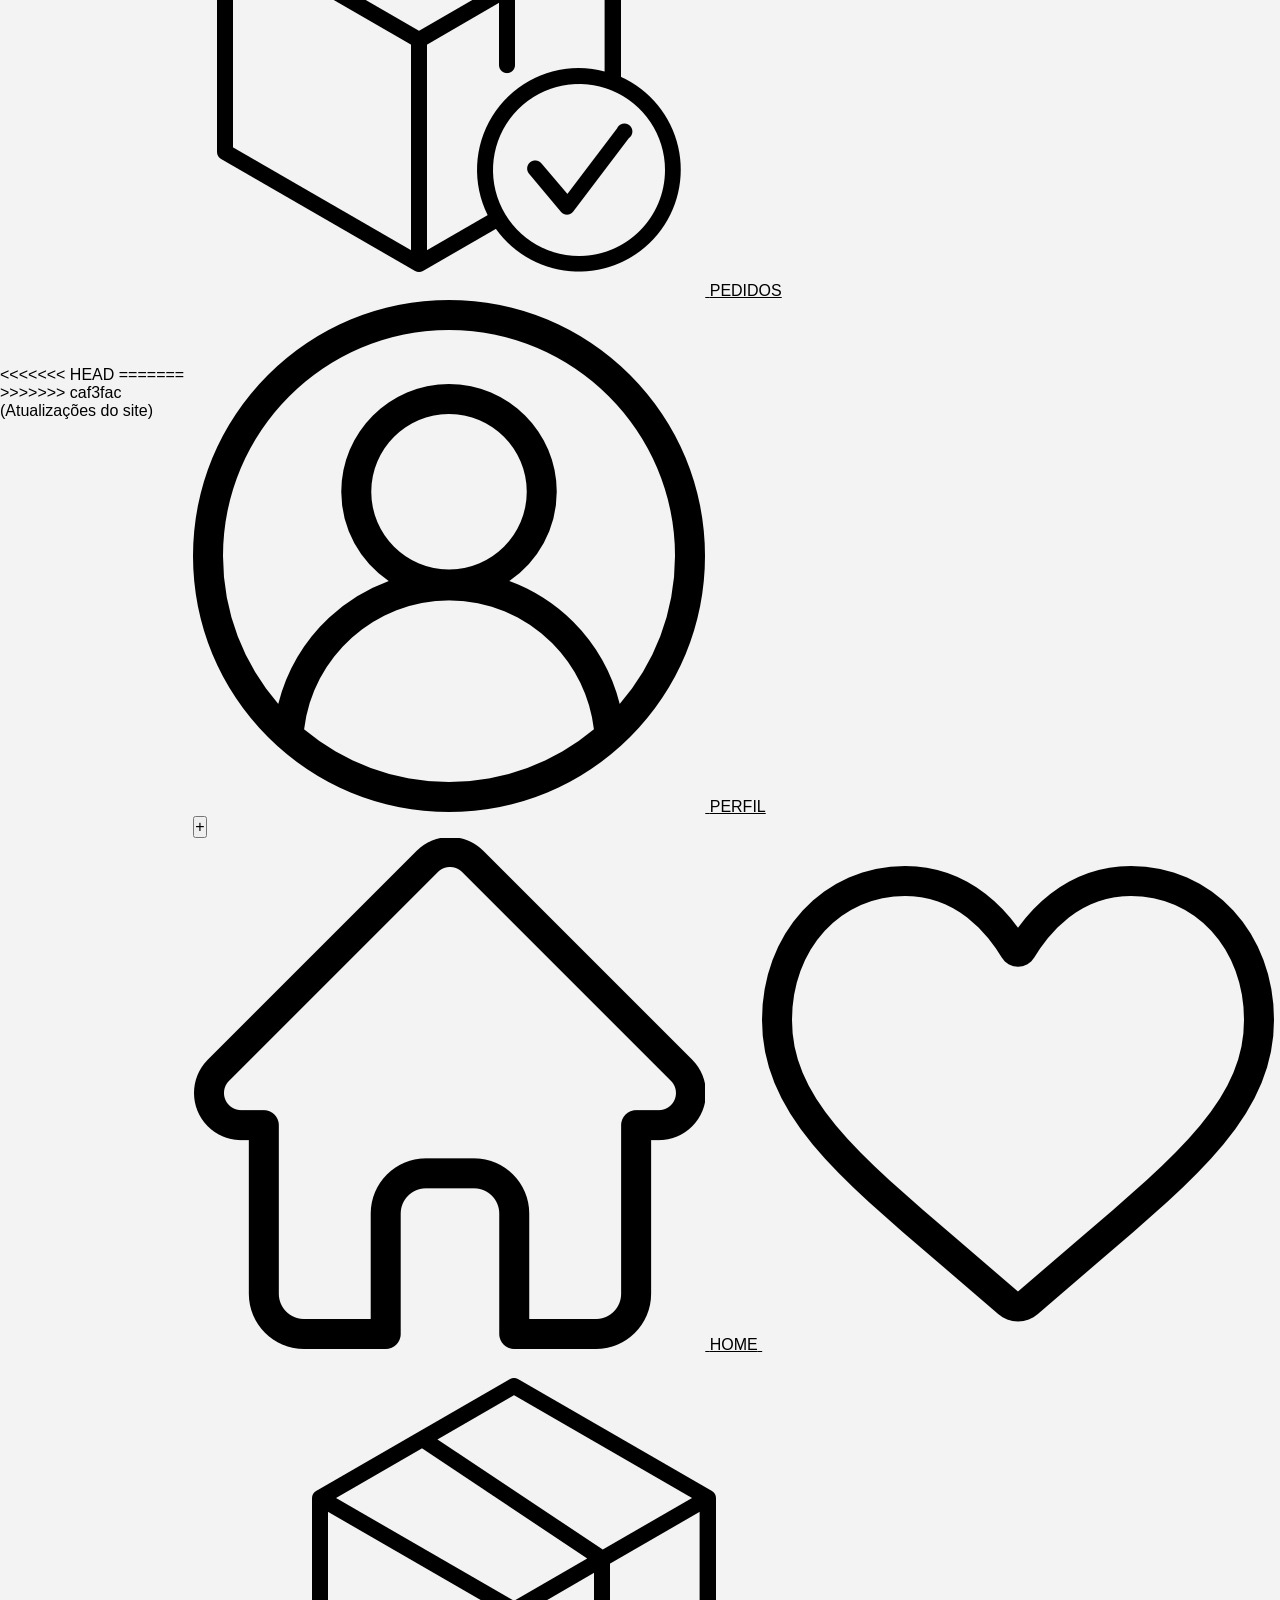
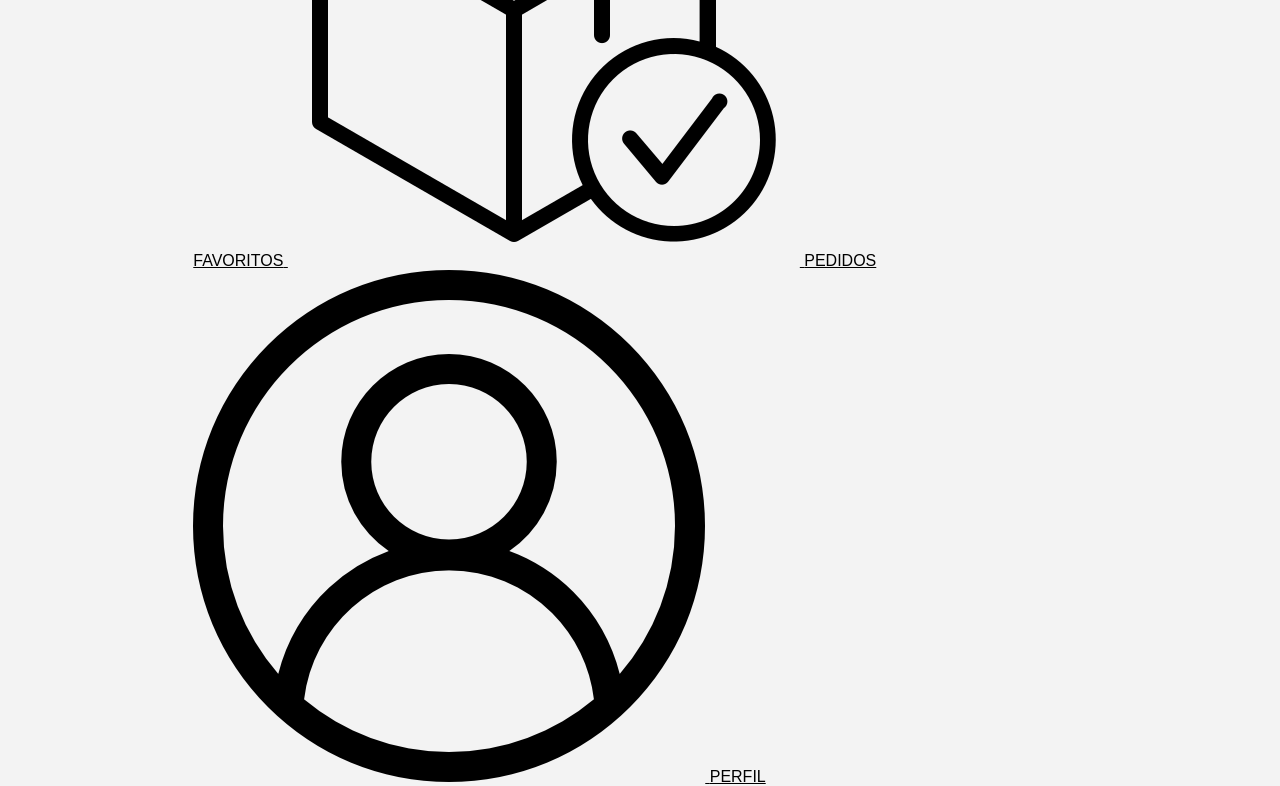
<file: pedidos.html>
<!DOCTYPE html>
<html lang="pt-BR">
<head>
    <meta charset="UTF-8">
    <meta name="viewport" content="width=device-width, initial-scale=1.0">
<<<<<<< HEAD
    <title>Seus Pedidos</title>
=======
    <title>CLOSET da Cah - Seus Pedidos</title>
>>>>>>> caf3fac (Atualizações do site)

    <style>
        * {
            margin: 0;
            padding: 0;
            box-sizing: border-box;
        }

        :root {
<<<<<<< HEAD
            --accent: #d77b7b;
            --line: #444;
            --placeholder: #d9d9d9;
        }

        body {
            min-height: 100dvh;
            display: flex;
            justify-content: center;
            align-items: center;
            background: #f4f4f4;
            color: #050505;
            font-family: "Trebuchet MS", Arial, sans-serif;
        }

        button, a {
            color: inherit;
            font: inherit;
=======
            --pink: #ed777b;
            --pink-dark: #d95f65;
            --pink-light: #fff1f1;
            --pink-soft: #f8e3e4;
            --text: #242424;
            --muted: #777;
            --border: #eeeeee;
            --white: #fff;
        }

        html {
            scroll-behavior: smooth;
        }

        body {
            min-height: 100vh;
            background: #f3f3f3;
            color: var(--text);
            font-family: Arial, Helvetica, sans-serif;
            display: flex;
            justify-content: center;
        }

        button, a {
            font: inherit;
            color: inherit;
>>>>>>> caf3fac (Atualizações do site)
        }

        button {
            cursor: pointer;
        }

<<<<<<< HEAD
        /* Tela mobile */

        .phone {
            width: 100%;
            max-width: 390px;
            height: 100dvh;
            min-height: 600px;
            position: relative;
            overflow: hidden;
            background: #fff;
            border: 1px solid var(--line);
            display: flex;
            flex-direction: column;
            margin: 0 auto;
        }

        /* Cabeçalho */

        .topbar {
            height: 65px;
            flex-shrink: 0;
            padding: 18px 11px 0 17px;
            display: flex;
            align-items: flex-start;
            justify-content: space-between;
        }

        .back, .square-button {
            display: grid;
            place-items: center;
            padding: 0;
            background: transparent;
            border: 0;
        }

        .back {
            width: 42px;
            height: 38px;
        }

        .back svg {
            width: 34px;
            height: 34px;
            fill: none;
            stroke: #000;
            stroke-width: 3;
=======
        a {
            text-decoration: none;
        }

        /* CONTAINER PRINCIPAL */

        .phone {
            position: relative;
            width: 100%;
            max-width: 900px;
            height: 100dvh;
            min-height: 600px;
            background: white;
            display: flex;
            flex-direction: column;
            overflow: hidden;
            box-shadow: 0 0 25px rgba(0,0,0,.07);
        }

        /* FAIXA PROMOCIONAL */

        .promo-bar {
            min-height: 30px;
            padding: 8px;
            background: var(--pink);
            color: white;
            text-align: center;
            font-size: 10px;
            font-weight: bold;
            letter-spacing: 1px;
            flex-shrink: 0;
        }

        /* CABEÇALHO */

        .topbar {
            height: 72px;
            flex-shrink: 0;
            padding: 0 20px;
            display: flex;
            align-items: center;
            justify-content: space-between;
            border-bottom: 1px solid #f5f5f5;
        }

        .back {
            width: 40px;
            height: 40px;
            display: grid;
            place-items: center;
            border: 1px solid #e8e8e8;
            border-radius: 50%;
            background: white;
            transition: .25s ease;
        }

        .back svg {
            width: 22px;
            height: 22px;
            fill: none;
            stroke: #333;
            stroke-width: 2;
>>>>>>> caf3fac (Atualizações do site)
            stroke-linecap: round;
            stroke-linejoin: round;
        }

<<<<<<< HEAD
        .header-actions {
            display: flex;
            gap: 13px;
        }

        .square-button {
            width: 40px;
            height: 36px;
            border: 1px solid #777;
        }

        .square-button svg {
            width: 25px;
            height: 25px;
            fill: none;
            stroke: #000;
            stroke-width: 1.8;
            stroke-linecap: round;
            stroke-linejoin: round;
        }

        /* Título */

        h1 {
            flex-shrink: 0;
            margin: 3px 0 19px;
            text-align: center;
            font-size: 16px;
            line-height: 20px;
            font-weight: 400;
            letter-spacing: .2px;
        }

        /* Abas */

        .tabs {
            display: flex;
            height: 44px;
            margin: 0 12px;
            border: 1px solid #777;
            border-radius: 8px;
            overflow: hidden;
            flex-shrink: 0;
=======
        .back:hover {
            background: var(--pink-light);
            border-color: var(--pink);
            transform: translateX(-3px);
        }

        .header-actions {
            display: flex;
            align-items: center;
            gap: 10px;
        }

        .icon-button {
            width: 39px;
            height: 39px;
            display: flex;
            align-items: center;
            justify-content: center;
            border: 1px solid #e5e5e5;
            border-radius: 50%;
            background: white;
            transition: .25s ease;
        }

        .icon-button img {
            width: 22px;
            height: 22px;
            object-fit: contain;
        }

        .icon-button:hover {
            background: var(--pink-light);
            border-color: var(--pink);
            transform: translateY(-3px);
        }

        /* CONTEÚDO */

        .content {
            flex: 1;
            min-height: 0;
            overflow-y: auto;
            padding: 0 0 100px;
            scrollbar-width: none;
        }

        .content::-webkit-scrollbar {
            display: none;
        }

        /* TÍTULO */

        .page-heading {
            padding: 27px 22px 22px;
            text-align: center;
        }

        .page-heading small {
            display: block;
            color: var(--pink-dark);
            font-size: 9px;
            font-weight: bold;
            letter-spacing: 2px;
            margin-bottom: 8px;
        }

        .page-heading h1 {
            font-size: 25px;
            font-weight: 600;
            margin-bottom: 8px;
        }

        .page-heading p {
            font-size: 11px;
            color: var(--muted);
            line-height: 1.5;
        }

        /* RESUMO */

        .summary {
            margin: 0 18px 22px;
            padding: 17px;
            display: flex;
            align-items: center;
            justify-content: space-between;
            background: linear-gradient(135deg, #f9e3e4, #fff4f4);
            border: 1px solid #f5e1e1;
            border-radius: 10px;
        }

        .summary-info small {
            display: block;
            color: #956467;
            font-size: 10px;
            margin-bottom: 5px;
        }

        .summary-info strong {
            display: block;
            font-size: 18px;
        }

        .summary-icon {
            width: 45px;
            height: 45px;
            border-radius: 50%;
            background: white;
            display: flex;
            align-items: center;
            justify-content: center;
            font-size: 22px;
            color: var(--pink);
        }

        /* SEÇÃO DE PEDIDOS */

        .orders-section {
            padding: 0 18px;
        }

        .section-heading {
            display: flex;
            justify-content: space-between;
            align-items: center;
            margin-bottom: 13px;
        }

        .section-heading h2 {
            font-size: 16px;
            font-weight: 600;
        }

        .section-heading span {
            font-size: 10px;
            color: var(--muted);
        }

        /* ABAS */

        .tabs {
            height: 45px;
            padding: 4px;
            display: flex;
            gap: 5px;
            background: #f5f5f5;
            border-radius: 8px;
            margin-bottom: 19px;
>>>>>>> caf3fac (Atualizações do site)
        }

        .tab {
            flex: 1;
<<<<<<< HEAD
            border: 0;
            background: #fff;
            font-size: 21px;
        }

        .tab + .tab {
            border-left: 1px solid #777;
        }

        .tab.active {
            color: #fff;
            background: #000;
            border-radius: 7px;
        }

        /* Lista de pedidos */

        .orders {
            flex: 1;
            min-height: 0;
            overflow-y: auto;
            padding: 24px 23px 90px;
            display: flex;
            flex-direction: column;
            align-items: flex-start;
            gap: 26px;
            scrollbar-width: none;
        }

        .orders::-webkit-scrollbar {
            display: none;
        }

        .order-placeholder {
            width: 85px;
            height: 62px;
            flex-shrink: 0;
            border-radius: 8px;
            background: var(--placeholder);
        }

        /* Menu inferior */

        .bottom-nav {
            position: absolute;
            z-index: 3;
            left: 0;
            right: 0;
            bottom: 0;
            height: 80px;
            padding: 13px 4px 5px;
            display: grid;
            grid-template-columns: repeat(4, minmax(0, 1fr));
            align-items: center;
            background: #fff;
            border: 1px solid #777;
            border-radius: 34px 34px 0 0;
        }

        .nav-item {
            height: 57px;
            display: flex;
            flex-direction: column;
            align-items: center;
            justify-content: center;
            gap: 3px;
            text-decoration: none;
            font-size: 10px;
            white-space: nowrap;
            color: #000;
        }

        .nav-item img {
            width: 30px;
            height: 30px;
            object-fit: contain;
        }

        .nav-item.active {
            color: var(--accent);
        }

        /* Botão flutuante */

        .add-button {
            position: absolute;
            z-index: 4;
            left: 50%;
            bottom: 61px;
            transform: translateX(-50%);
            width: 36px;
            height: 36px;
            border: 2px solid #fff;
            border-radius: 50%;
            color: #fff;
            background: #000;
            font-family: Arial, sans-serif;
            font-size: 34px;
            font-weight: 300;
            line-height: 32px;
            padding: 0 0 3px;
        }

        /* Telas menores */

        @media (max-height: 680px) {
            .orders {
                gap: 18px;
                padding-top: 18px;
            }

            .order-placeholder {
                height: 55px;
            }
        }

        /* Celulares */

        @media (max-width: 500px) {
            body {
                background: #fff;
            }

            .phone {
                width: 100%;
                max-width: none;
                height: 100dvh;
                min-height: 0;
                border: none;
=======
            border: none;
            border-radius: 6px;
            background: transparent;
            color: #777;
            font-size: 11px;
            font-weight: 500;
            transition: .25s ease;
        }

        .tab:hover {
            color: var(--pink-dark);
        }

        .tab.active {
            background: white;
            color: var(--pink-dark);
            font-weight: bold;
            box-shadow: 0 2px 6px rgba(0,0,0,.07);
        }

        /* LISTA DE PEDIDOS */

        .orders {
            display: flex;
            flex-direction: column;
            gap: 13px;
        }

        /* CARD */

        .order-card {
            position: relative;
            width: 100%;
            min-height: 116px;
            padding: 11px;
            display: flex;
            align-items: center;
            gap: 13px;
            background: white;
            border: 1px solid #eeeeee;
            border-radius: 9px;
            transition: transform .25s ease, box-shadow .25s ease;
        }

        .order-card:hover {
            transform: translateY(-3px);
            box-shadow: 0 5px 15px rgba(0,0,0,.07);
        }

        /* IMAGEM */

        .order-image {
            width: 88px;
            height: 92px;
            min-width: 88px;
            border-radius: 7px;
            overflow: hidden;
            background: var(--pink-light);
        }

        .order-image img {
            width: 100%;
            height: 100%;
            object-fit: cover;
            display: block;
        }

        /* INFORMAÇÕES */

        .order-details {
            flex: 1;
            min-width: 0;
            display: flex;
            flex-direction: column;
            gap: 5px;
        }

        .order-details h3 {
            font-size: 13px;
            font-weight: bold;
            overflow-wrap: anywhere;
        }

        .order-details p {
            color: #777;
            font-size: 10px;
        }

        .order-price {
            margin-top: 3px;
            color: var(--pink-dark);
            font-size: 13px;
            font-weight: bold;
        }

        .order-label {
            display: inline-block;
            width: fit-content;
            padding: 4px 7px;
            background: var(--pink-light);
            color: var(--pink-dark);
            border-radius: 3px;
            font-size: 8px;
            font-weight: bold;
        }

        /* CANCELAR */

        .cancel-order {
            position: absolute;
            top: 9px;
            right: 9px;
            width: 25px;
            height: 25px;
            border: 1px solid #f1dada;
            border-radius: 50%;
            background: #fff5f5;
            color: #d66b70;
            font-size: 18px;
            display: flex;
            justify-content: center;
            align-items: center;
            transition: .2s ease;
        }

        .cancel-order:hover {
            background: #ed777b;
            color: white;
            transform: scale(1.1);
        }

        /* LISTA VAZIA */

        .empty-orders {
            padding: 35px 20px;
            text-align: center;
            background: #fffafa;
            border: 1px dashed #edcaca;
            border-radius: 10px;
        }

        .empty-icon {
            width: 65px;
            height: 65px;
            margin: 0 auto 15px;
            display: flex;
            align-items: center;
            justify-content: center;
            border-radius: 50%;
            background: var(--pink-light);
            color: var(--pink);
            font-size: 29px;
        }

        .empty-orders h3 {
            font-size: 15px;
            margin-bottom: 8px;
        }

        .empty-orders p {
            max-width: 250px;
            margin: 0 auto;
            color: #888;
            font-size: 11px;
            line-height: 1.6;
        }

        .empty-orders button {
            margin-top: 17px;
            padding: 10px 17px;
            border: none;
            border-radius: 4px;
            background: var(--pink);
            color: white;
            font-size: 10px;
            font-weight: bold;
            transition: .2s ease;
        }

        .empty-orders button:hover {
            background: var(--pink-dark);
            transform: translateY(-2px);
        }

        /* RODAPÉ DA SEÇÃO */

        .orders-footer {
            margin-top: 22px;
            padding: 14px;
            text-align: center;
            background: #fff4f4;
            border-radius: 8px;
        }

        .orders-footer p {
            font-size: 10px;
            color: #956467;
            line-height: 1.5;
        }

        /* BOTÃO FLUTUANTE */

        .add-button {
            position: fixed;
            z-index: 5;
            bottom: 66px;
            left: 50%;
            transform: translateX(-50%);
            width: 42px;
            height: 42px;
            border: 3px solid white;
            border-radius: 50%;
            background: #222;
            color: white;
            font-size: 29px;
            font-weight: 300;
            display: flex;
            justify-content: center;
            align-items: center;
            box-shadow: 0 3px 10px rgba(0,0,0,.2);
            transition: transform .25s ease, background .25s ease;
        }

        .add-button:hover {
            transform: translateX(-50%) scale(1.12);
            background: var(--pink);
        }

        /* NAVEGAÇÃO INFERIOR */

        .bottom-nav {
            position: fixed;
            z-index: 4;
            bottom: 0;
            left: 50%;
            transform: translateX(-50%);
            width: 100%;
            max-width: 900px;
            height: 76px;
            padding: 8px 4px 5px;
            display: grid;
            grid-template-columns: repeat(4, minmax(0, 1fr));
            align-items: center;
            background: white;
            border: 1px solid #eeeeee;
            border-radius: 24px 24px 0 0;
            box-shadow: 0 -4px 15px rgba(0,0,0,.05);
        }

        .nav-item {
            height: 55px;
            display: flex;
            justify-content: center;
            align-items: center;
            flex-direction: column;
            gap: 4px;
            color: #555;
            font-size: 9px;
            transition: transform .2s ease, color .2s ease;
        }

        .nav-item img {
            width: 25px;
            height: 25px;
            object-fit: contain;
        }

        .nav-item:hover {
            transform: translateY(-3px);
            color: var(--pink);
        }

        .nav-item.active {
            color: var(--pink);
            font-weight: bold;
        }

        /* COMPUTADORES */

        @media (min-width: 700px) {
            body {
                padding: 20px 0;
            }

            .phone {
                border-radius: 12px;
            }

            .page-heading {
                padding-top: 35px;
            }

            .summary {
                max-width: 650px;
                margin-left: auto;
                margin-right: auto;
            }

            .orders-section {
                width: 100%;
                max-width: 700px;
                margin: 0 auto;
            }

            .order-card {
                min-height: 125px;
            }

            .order-image {
                width: 100px;
                height: 100px;
                min-width: 100px;
            }
        }

        /* CELULARES */

        @media (max-width: 500px) {
            body {
                background: white;
            }

            .phone {
                max-width: none;
                height: 100dvh;
                min-height: 0;
                border-radius: 0;
            }
        }

        @media (max-width: 350px) {
            .order-card {
                gap: 9px;
                padding: 8px;
            }

            .order-image {
                width: 72px;
                height: 80px;
                min-width: 72px;
            }

            .order-details h3 {
                font-size: 11px;
            }

            .order-details p {
                font-size: 9px;
            }
        }

        /* ACESSIBILIDADE */

        @media (prefers-reduced-motion: reduce) {
            *, *::before, *::after {
                scroll-behavior: auto !important;
                transition-duration: .01ms !important;
>>>>>>> caf3fac (Atualizações do site)
            }
        }

    </style>
</head>

<body>

    <main class="phone">

        <!-- Cabeçalho -->

        <header class="topbar">

            <button class="back" aria-label="Voltar"
                    onclick="history.back()">

                <svg viewBox="0 0 32 32">
                    <path d="M19 5 8 16l11 11M9 16h21"/>
                </svg>

            </button>

            <div class="header-actions">

                <button class="square-button" aria-label="Sacola">
                    <svg viewBox="0 0 32 32">
                        <path d="M8 11h16l1.5 17h-19L8 11Z"/>
                        <path d="M11 12V8a5 5 0 0 1 10 0v4"/>
                    </svg>
                </button>

                <button class="square-button" aria-label="Notificações">
                    <svg viewBox="0 0 32 32">
                        <path d="M7 22c2-2 2-5 2-9a7 7 0 0 1 14 0c0 4 0 7 2 9l2 2H5l2-2Z"/>
                        <path d="M13 27a3 3 0 0 0 6 0M4 8l3-3M28 8l-3-3"/>
                    </svg>
                </button>

            </div>

        </header>

<<<<<<< HEAD
        <!-- Título -->

        <h1>Seus Pedidos!</h1>

        <!-- Abas -->

        <div class="tabs">

            <button class="tab active" onclick="changeTab(this)">
                Recentes
            </button>

            <button class="tab" onclick="changeTab(this)">
                Todos
            </button>
=======
        <!-- CONTEÚDO -->

        <section class="content">

            <!-- TÍTULO -->

            <div class="page-heading">

                <small>CLOSET DA MARI</small>

                <h1>Seus Pedidos!</h1>

                <p>
                    Acompanhe os produtos que você escolheu.
                    Tudo organizado em um só lugar.
                </p>

            </div>

            <!-- RESUMO -->

            <div class="summary">

                <div class="summary-info">
                    <small>SEUS PEDIDOS</small>
                    <strong id="totalOrders">0 pedidos</strong>
                </div>

                <div class="summary-icon">
                    ♡
                </div>

            </div>

            <!-- SEÇÃO DE PEDIDOS -->

            <section class="orders-section">

                <div class="section-heading">

                    <h2>Minha lista</h2>

                    <span id="ordersCount">0 itens</span>

                </div>

                <!-- ABAS -->

                <div class="tabs">

                    <button class="tab active"
                        aria-pressed="true"
                        onclick="changeTab(this, 'recentes')">

                        Recentes

                    </button>

                    <button class="tab"
                        aria-pressed="false"
                        onclick="changeTab(this, 'todos')">

                        Todos

                    </button>

                </div>

                <!-- PEDIDOS -->

                <div class="orders" id="orders">

                </div>

                <!-- MENSAGEM FINAL -->

                <div class="orders-footer">

                    <p>
                        ♡ Obrigada por escolher o CLOSET da Mari!
                        Esperamos que você ame suas escolhas.
                    </p>

                </div>

            </section>

        </section>

        <!-- BOTÃO FLUTUANTE -->

        <button class="add-button"
            aria-label="Escolher produtos"
            onclick="window.location.href='index.html'">

            +

        </button>

        <!-- NAVEGAÇÃO INFERIOR -->

        <nav class="bottom-nav">
>>>>>>> caf3fac (Atualizações do site)

            <a href="./index.html" class="nav-item">

                <img src="images/home.png" alt="">

                <span>HOME</span>

            </a>

            <a href="./favoritos.html" class="nav-item">

                <img src="images/heart.png" alt="">

                <span>FAVORITOS</span>

            </a>

            <a href="./pedidos.html" class="nav-item active">

                <img src="images/package.png" alt="">

                <span>PEDIDOS</span>

            </a>

            <a href="./perfil.html" class="nav-item">

                <img src="images/user.png" alt="">

                <span>PERFIL</span>

            </a>

        </nav>

        <!-- Pedidos -->

        <section class="orders">

            <div class="order-placeholder"></div>
            <div class="order-placeholder"></div>
            <div class="order-placeholder"></div>
            <div class="order-placeholder"></div>
            <div class="order-placeholder"></div>

        </section>

        <!-- Botão adicionar -->

        <button class="add-button" aria-label="Adicionar pedido">
            +
        </button>

        <!-- Navegação inferior -->

        <nav class="bottom-nav">

            <a href="./index.html" class="nav-item">
                <img src="images/home.png" alt="Home">
                <span>HOME</span>
            </a>

            <a href="./favoritos.html" class="nav-item">
                <img src="images/heart.png" alt="Favoritos">
                <span>FAVORITOS</span>
            </a>

            <a href="./pedidos.html" class="nav-item active">
                <img src="images/package.png" alt="Pedidos">
                <span>PEDIDOS</span>
            </a>

            <a href="./perfil.html" class="nav-item">
                <img src="images/user.png" alt="Perfil">
                <span>PERFIL</span>
            </a>

        </nav>

    </main>

    <script>
<<<<<<< HEAD
        function changeTab(selectedTab) {
            const tabs = document.querySelectorAll(".tab");

            tabs.forEach(tab => {
                tab.classList.remove("active");
            });

            selectedTab.classList.add("active");
        }
=======

        // RECUPERAR PEDIDOS SALVOS

        const ordersContainer = document.getElementById("orders");

        let pedidos = JSON.parse(localStorage.getItem("pedidos")) || [];

        let abaAtual = "recentes";


        // SALVAR PEDIDOS

        function salvarPedidos() {

            localStorage.setItem("pedidos", JSON.stringify(pedidos));

        }


        // ATUALIZAR CONTADORES

        function atualizarContadores() {

            const total = pedidos.length;

            document.getElementById("totalOrders").textContent =
                total + (total === 1 ? " pedido" : " pedidos");

            document.getElementById("ordersCount").textContent =
                total + (total === 1 ? " item" : " itens");

        }


        // MOSTRAR PEDIDOS

        function mostrarPedidos() {

            ordersContainer.innerHTML = "";

            atualizarContadores();

            let pedidosExibidos = [...pedidos].reverse();

            // ABA RECENTES: MOSTRA OS ÚLTIMOS 5

            if (abaAtual === "recentes") {

                pedidosExibidos = pedidosExibidos.slice(0, 5);

            }


            // VERIFICAR SE EXISTEM PEDIDOS

            if (pedidosExibidos.length === 0) {

                const vazio = document.createElement("div");

                vazio.className = "empty-orders";

                vazio.innerHTML = `
                    <div class="empty-icon">♡</div>

                    <h3>
                        ${pedidos.length === 0
                            ? "Você ainda não possui pedidos."
                            : "Nenhum pedido recente."}
                    </h3>

                    <p>
                        ${pedidos.length === 0
                            ? "Explore nossa coleção e encontre peças que combinam com seu estilo."
                            : "Seus pedidos mais antigos estão disponíveis na aba Todos."}
                    </p>

                    ${pedidos.length === 0
                        ? '<button onclick="window.location.href=\'index.html\'">EXPLORAR PRODUTOS</button>'
                        : ""}
                `;

                ordersContainer.appendChild(vazio);

                return;

            }


            // CRIAR OS CARDS

            pedidosExibidos.forEach(pedido => {

                const card = document.createElement("article");

                card.className = "order-card";


                // IMAGEM

                const imagemContainer = document.createElement("div");

                imagemContainer.className = "order-image";

                const imagem = document.createElement("img");

                imagem.src = pedido.imagem || "";

                imagem.alt = pedido.nome || "Produto";

                imagem.onerror = function() {

                    this.style.display = "none";

                };

                imagemContainer.appendChild(imagem);


                // DETALHES

                const detalhes = document.createElement("div");

                detalhes.className = "order-details";


                const nome = document.createElement("h3");

                nome.textContent = pedido.nome || "Produto";


                const tamanho = document.createElement("p");

                tamanho.textContent =
                    "Tamanho: " + (pedido.tamanho || "Não informado");


                const data = document.createElement("p");

                data.textContent =
                    "Pedido: " + (pedido.data || "Não informada");


                const preco = document.createElement("span");

                preco.className = "order-price";

                preco.textContent = pedido.preco || "Preço não informado";


                const etiqueta = document.createElement("span");

                etiqueta.className = "order-label";

                etiqueta.textContent = "PEDIDO REGISTRADO";


                detalhes.append(
                    etiqueta,
                    nome,
                    tamanho,
                    data,
                    preco
                );


                // BOTÃO CANCELAR

                const cancelar = document.createElement("button");

                cancelar.className = "cancel-order";

                cancelar.textContent = "×";

                cancelar.setAttribute(
                    "aria-label",
                    "Cancelar pedido"
                );


                cancelar.addEventListener("click", () => {

                    const confirmar = confirm(
                        "Deseja realmente remover este pedido da sua lista?"
                    );

                    if (confirmar) {

                        const indice = pedidos.indexOf(pedido);

                        if (indice !== -1) {

                            pedidos.splice(indice, 1);

                        }

                        salvarPedidos();

                        mostrarPedidos();

                    }

                });


                // MONTAR CARD

                card.append(
                    imagemContainer,
                    detalhes,
                    cancelar
                );

                ordersContainer.appendChild(card);

            });

        }


        // ALTERNAR ABAS

        function changeTab(selectedTab, aba) {

            document.querySelectorAll(".tab").forEach(tab => {

                tab.classList.remove("active");

                tab.setAttribute("aria-pressed", "false");

            });

            selectedTab.classList.add("active");

            selectedTab.setAttribute("aria-pressed", "true");

            abaAtual = aba;

            mostrarPedidos();

        }


        // CARREGAR PEDIDOS AO ABRIR A PÁGINA

        mostrarPedidos();

>>>>>>> caf3fac (Atualizações do site)
    </script>

</body>
</html>
</file>
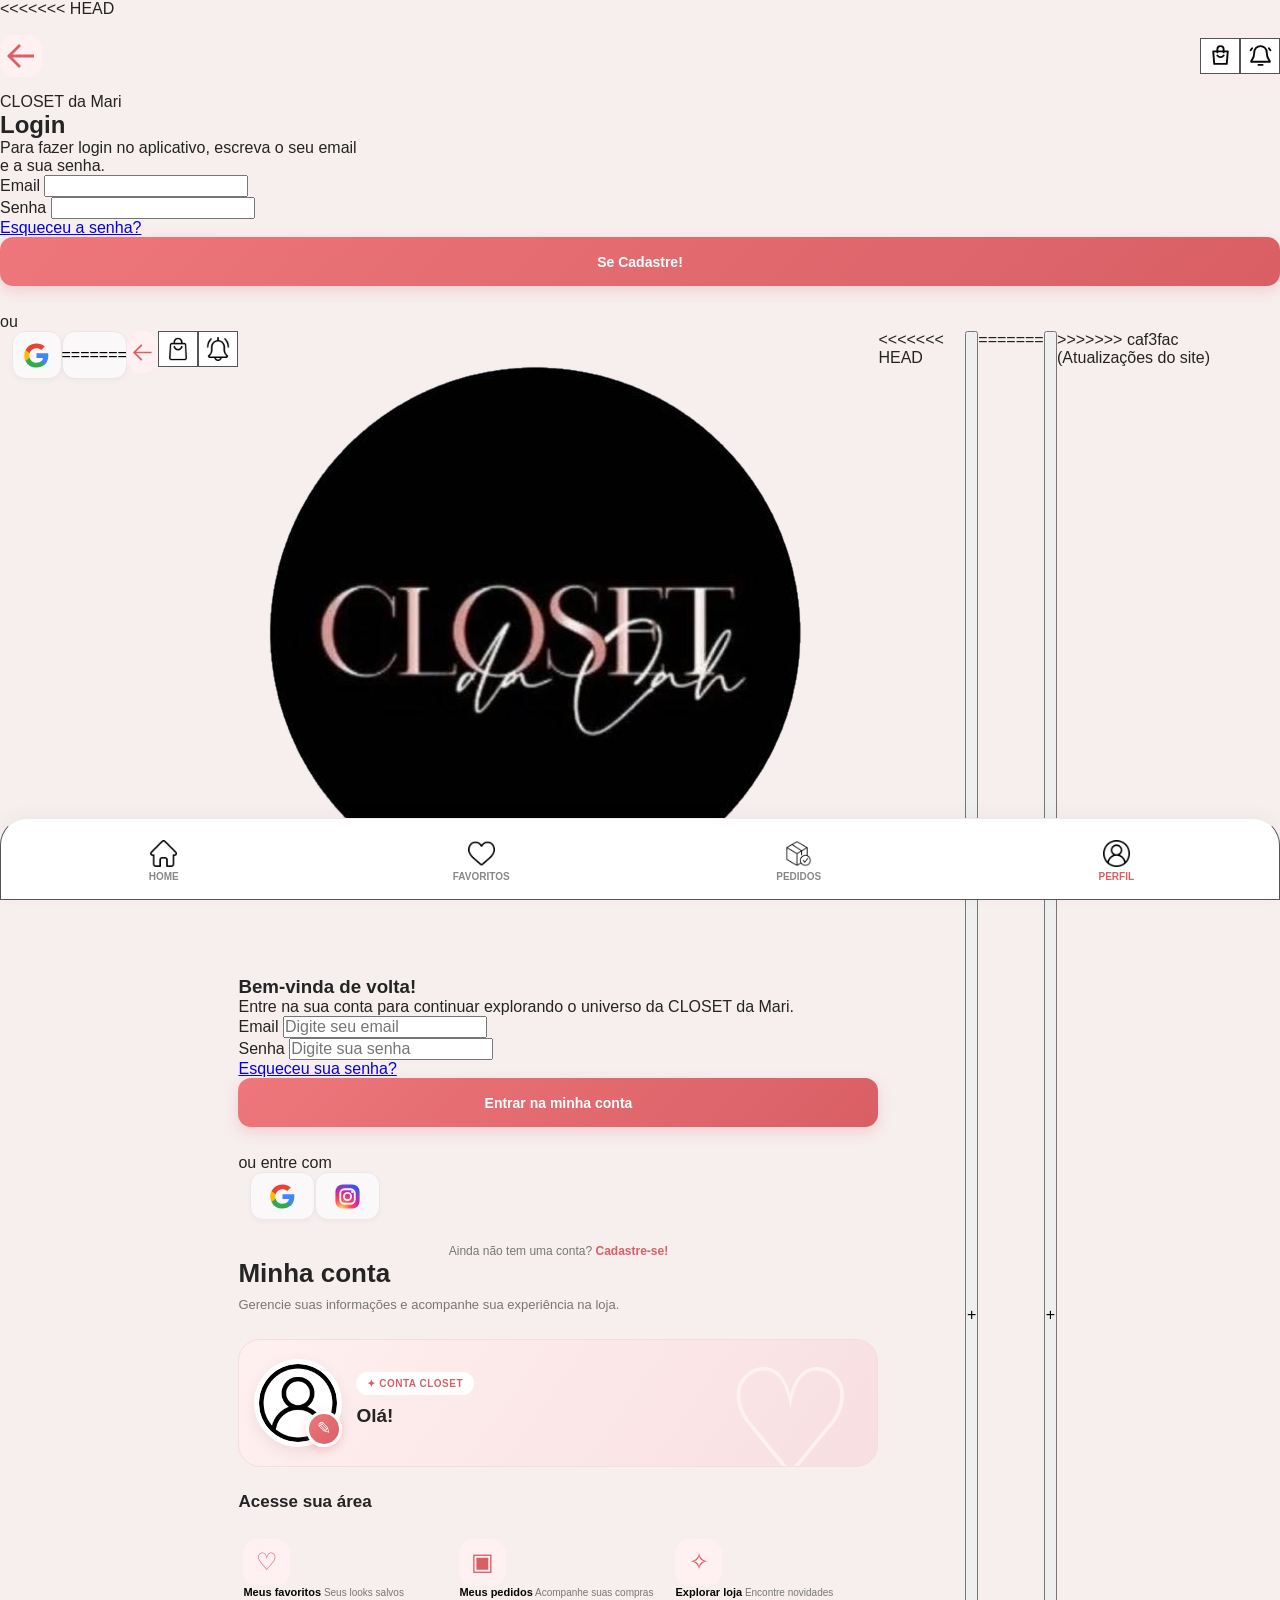
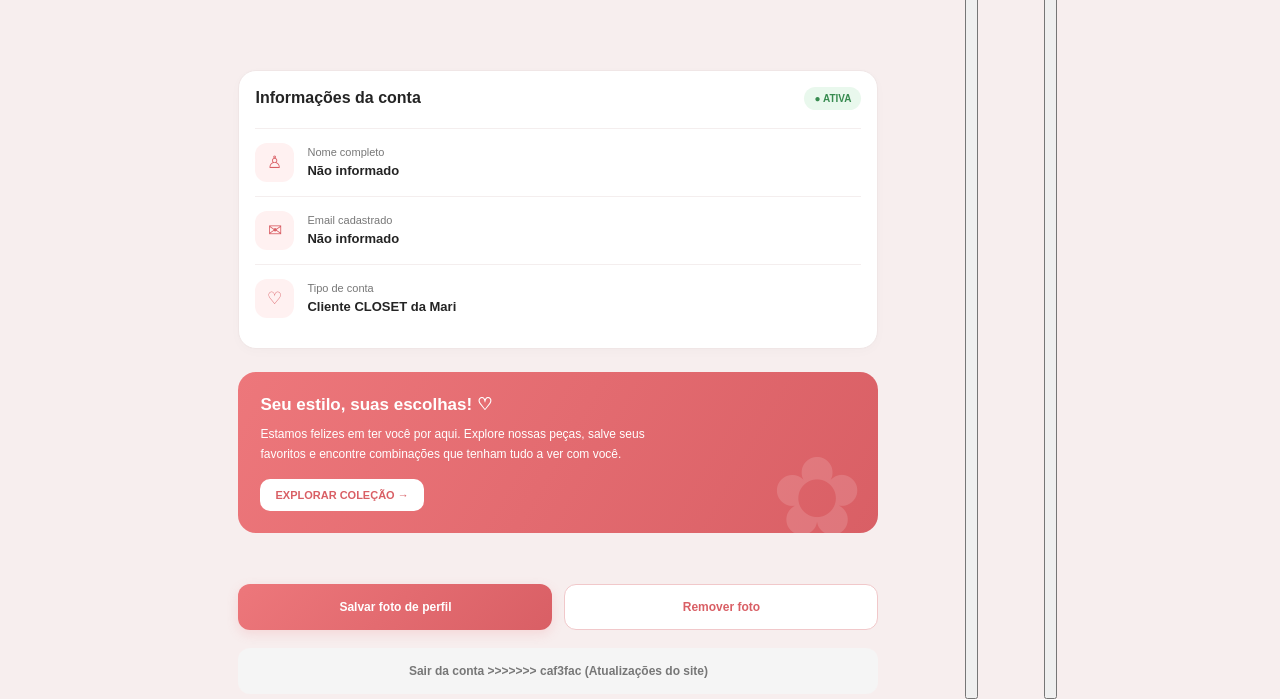
<file: perfil.html>
<!DOCTYPE html>
<html lang="pt-BR">
<head>
  <meta charset="UTF-8">
  <meta name="viewport" content="width=device-width, initial-scale=1.0">
  <title>CLOSET da Cah - Perfil</title>

  <style>
    :root {
      --pink: #ed777b;
      --pink-dark: #d95f65;
      --pink-light: #fff1f1;
      --pink-soft: #f8e3e4;
      --text: #242424;
      --muted: #777;
      --border: #eeeeee;
      --white: #fff;
    }

    * {
      margin: 0;
      padding: 0;
      box-sizing: border-box;
    }

    body {
      min-height: 100dvh;
      display: flex;
      justify-content: center;
      align-items: center;
      background: #f7eeee;
      font-family: Arial, Helvetica, sans-serif;
      color: var(--text);
    }

    button, input {
      font: inherit;
    }

    button {
      cursor: pointer;
    }

<<<<<<< HEAD
    /* Tela mobile */
=======
    a {
      color: inherit;
    }
>>>>>>> caf3fac (Atualizações do site)

    .mobile {
      position: relative;
      width: 100%;
<<<<<<< HEAD
      max-width: 390px;
      height: 100dvh;
      min-height: 600px;
      background: #fff;
      border: 1px solid #555;
=======
      max-width: 900px;
      height: 100dvh;
      min-height: 650px;
      background: var(--white);
>>>>>>> caf3fac (Atualizações do site)
      overflow: hidden;
      display: flex;
      flex-direction: column;
      margin: 0 auto;
<<<<<<< HEAD
    }

    /* Cabeçalho */

    .header {
      height: 72px;
=======
      box-shadow: 0 0 35px #00000012;
    }

    /* CABEÇALHO */

    .header {
      height: 75px;
>>>>>>> caf3fac (Atualizações do site)
      flex-shrink: 0;
      display: flex;
      align-items: center;
      justify-content: space-between;
<<<<<<< HEAD
      padding: 0 10px 0 17px;
    }

    .header-left {
      border: none;
      background: transparent;
      display: flex;
      align-items: center;
=======
      padding: 0 22px;
      border-bottom: 1px solid #f5eeee;
    }

    .header-left {
      width: 42px;
      height: 42px;
      border: none;
      background: var(--pink-light);
      color: var(--pink-dark);
      border-radius: 14px;
      display: flex;
      align-items: center;
      justify-content: center;
      transition: .25s;
    }

    .header-left:hover {
      background: var(--pink-soft);
      transform: translateX(-3px);
>>>>>>> caf3fac (Atualizações do site)
    }

    .header-actions {
      display: flex;
<<<<<<< HEAD
      gap: 13px;
    }

    .icon-button {
      width: 40px;
      height: 36px;
      border: 1px solid #555;
      background: #fff;
      display: flex;
      align-items: center;
      justify-content: center;
    }

    .icon-button svg {
      width: 25px;
      height: 25px;
      stroke: #080808;
      stroke-width: 1.8;
      fill: none;
      stroke-linecap: round;
      stroke-linejoin: round;
    }

    /* Conteúdo */
=======
      gap: 12px;
    }

    .icon-button {
      width: 42px;
      height: 42px;
      border: 1px solid var(--border);
      background: #fff;
      border-radius: 14px;
      display: flex;
      align-items: center;
      justify-content: center;
      transition: .25s;
    }

    .icon-button:hover {
      background: var(--pink-light);
      border-color: #f3c4c6;
      transform: translateY(-3px);
    }

    .icon-button img {
      width: 24px;
      height: 24px;
      object-fit: contain;
    }

    /* CONTEÚDO */
>>>>>>> caf3fac (Atualizações do site)

    .content {
      flex: 1;
      min-height: 0;
      overflow-y: auto;
<<<<<<< HEAD
      padding: 16px 15px 105px;
=======
      padding: 30px 22px 115px;
>>>>>>> caf3fac (Atualizações do site)
      scrollbar-width: none;
    }

    .content::-webkit-scrollbar {
      display: none;
    }

<<<<<<< HEAD
    /* Logo */

    .brand {
      width: 95px;
      height: 95px;
      margin: 0 auto 10px;
=======
    .login-container {
      width: 100%;
      max-width: 390px;
      margin: 0 auto;
    }

    .profile-view {
      display: none;
      width: 100%;
      max-width: 650px;
      margin: 0 auto;
      text-align: left;
    }

    /* LOGO */

    .brand {
      width: 125px;
      height: 125px;
      margin: 0 auto 18px;
>>>>>>> caf3fac (Atualizações do site)
      border-radius: 50%;
      background: #000;
      display: flex;
      align-items: center;
      justify-content: center;
<<<<<<< HEAD
      flex-direction: column;
      color: #f3caca;
    }

    .brand-name {
      font-family: Georgia, serif;
      font-size: 19px;
      letter-spacing: -1.4px;
      white-space: nowrap;
    }

    .brand-script {
      color: #d9d9d9;
      font-family: cursive;
      font-size: 13px;
      font-style: italic;
      margin-top: -7px;
      margin-left: 22px;
    }

    /* Título */

    h1 {
      font-size: 24px;
      font-weight: 400;
      text-align: center;
      margin-bottom: 15px;
    }

    .description {
      font-size: 10.5px;
      color: #666;
      text-align: center;
      line-height: 1.3;
      margin-bottom: 17px;
    }

    /* Formulário */

    .form-group {
      margin-bottom: 15px;
=======
      overflow: hidden;
      box-shadow: 0 8px 20px #00000018;
      transition: .3s;
    }

    .brand:hover {
      transform: scale(1.05) rotate(-3deg);
    }

    .brand img {
      width: 82%;
      height: 82%;
      object-fit: contain;
    }

    /* TÍTULOS */

    h1 {
      font-size: 29px;
      font-weight: 700;
      text-align: center;
      margin-bottom: 9px;
      letter-spacing: -.7px;
    }

    .description {
      font-size: 13px;
      color: var(--muted);
      text-align: center;
      line-height: 1.6;
      margin-bottom: 28px;
    }

    .highlight {
      color: var(--pink-dark);
      font-weight: 600;
    }

    /* LOGIN */

    .form-group {
      margin-bottom: 19px;
>>>>>>> caf3fac (Atualizações do site)
    }

    .form-group label {
      display: block;
<<<<<<< HEAD
      font-size: 24px;
      font-weight: 400;
      margin-bottom: 12px;
=======
      font-size: 14px;
      font-weight: 600;
      margin-bottom: 9px;
>>>>>>> caf3fac (Atualizações do site)
    }

    .form-group input {
      width: 100%;
<<<<<<< HEAD
      height: 43px;
      padding: 0 13px;
      border: 1px solid #555;
      border-radius: 14px;
      background: #efeded;
      outline: none;
      box-shadow: 0 2px 2px #0003;
      transition: border-color 0.2s;
    }

    .form-group input:focus {
      border-color: #e9a9ad;
=======
      height: 49px;
      padding: 0 16px;
      border: 1px solid #e9e3e3;
      border-radius: 13px;
      background: #faf8f8;
      outline: none;
      font-size: 14px;
      color: var(--text);
      transition: .25s;
    }

    .form-group input::placeholder {
      color: #aaa;
    }

    .form-group input:focus {
      background: #fff;
      border-color: var(--pink);
      box-shadow: 0 0 0 3px #ed777b20;
>>>>>>> caf3fac (Atualizações do site)
    }

    .forgot {
      display: block;
      width: fit-content;
<<<<<<< HEAD
      margin: -4px 3px 21px auto;
      color: #ed777b;
      font-size: 12px;
      text-decoration: none;
    }

    .register {
      height: 43px;
      width: 100%;
      border: 1px solid #555;
      border-radius: 14px;
      background: #f8d0d0;
      box-shadow: 0 2px 2px #0003;
      font-size: 14px;
      color: #080808;
      margin-bottom: 24px;
    }

    .register:hover {
      background: #f4bfc2;
    }

    /* Login social */
=======
      margin: -5px 2px 23px auto;
      color: var(--pink-dark);
      font-size: 12px;
      font-weight: 600;
      text-decoration: none;
      transition: .2s;
    }

    .forgot:hover {
      color: #b9474d;
      text-decoration: underline;
    }

    .register {
      height: 49px;
      width: 100%;
      border: none;
      border-radius: 13px;
      background: linear-gradient(135deg, var(--pink), var(--pink-dark));
      box-shadow: 0 5px 13px #ed777b40;
      font-size: 14px;
      font-weight: 700;
      color: white;
      margin-bottom: 27px;
      transition: .25s;
    }

    .register:hover {
      transform: translateY(-3px);
      box-shadow: 0 8px 18px #ed777b55;
    }

    .register:active {
      transform: scale(.98);
    }

    /* LOGIN SOCIAL */
>>>>>>> caf3fac (Atualizações do site)

    .separator {
      display: flex;
      align-items: center;
<<<<<<< HEAD
      gap: 9px;
      margin: 0 9px 5px;
      font-size: 12px;
=======
      gap: 12px;
      margin: 0 5px 19px;
      font-size: 12px;
      color: #999;
>>>>>>> caf3fac (Atualizações do site)
    }

    .separator::before,
    .separator::after {
      content: "";
      height: 1px;
<<<<<<< HEAD
      background: #888;
=======
      background: #e9e3e3;
>>>>>>> caf3fac (Atualizações do site)
      flex: 1;
    }

    .social-login {
      display: flex;
<<<<<<< HEAD
      justify-content: space-around;
      padding: 0 12px;
    }

    .social-button {
      width: 62px;
      height: 43px;
      background: #f0eeee;
      border: 1px solid #555;
      border-radius: 14px;
      box-shadow: 0 2px 3px #0003;
      display: flex;
      align-items: center;
      justify-content: center;
    }

    .social-button svg {
      width: 32px;
      height: 32px;
    }

    /* Navegação inferior */

    .bottom-nav {
      position: absolute;
      height: 80px;
      bottom: 0;
      left: 0;
      right: 0;
      border: 1px solid #555;
      border-radius: 36px 36px 0 0;
      background: #fff;
      display: grid;
      grid-template-columns: repeat(4, minmax(0, 1fr));
      align-items: center;
      padding: 13px 4px 5px;
      z-index: 2;
    }

    .nav-item {
      height: 57px;
=======
      justify-content: center;
      gap: 17px;
    }

    .social-button {
      width: 65px;
      height: 48px;
      background: #faf8f8;
      border: 1px solid #eee7e7;
      border-radius: 13px;
      box-shadow: 0 2px 5px #00000008;
      display: flex;
      align-items: center;
      justify-content: center;
      transition: .25s;
    }

    .social-button:hover {
      background: var(--pink-light);
      border-color: #f2c4c6;
      transform: translateY(-4px);
    }

    .social-button svg {
      width: 29px;
      height: 29px;
    }

    .register-text {
      text-align: center;
      margin-top: 24px;
      font-size: 12px;
      color: var(--muted);
    }

    .register-text a {
      color: var(--pink-dark);
      font-weight: 700;
      text-decoration: none;
    }

    .register-text a:hover {
      text-decoration: underline;
    }

    /* PERFIL - CABEÇALHO */

    .profile-heading {
      margin-bottom: 24px;
    }

    .profile-heading h1 {
      text-align: left;
      font-size: 26px;
      margin-bottom: 6px;
    }

    .profile-heading p {
      color: var(--muted);
      font-size: 13px;
      line-height: 1.5;
    }

    /* CARTÃO PRINCIPAL */

    .profile-banner {
      position: relative;
      display: flex;
      align-items: center;
      gap: 20px;
      padding: 25px;
      border-radius: 22px;
      background: linear-gradient(125deg, #fff0f0, #f8dfe1);
      border: 1px solid #f6dddd;
      margin-bottom: 25px;
      overflow: hidden;
    }

    .profile-banner::after {
      content: "♡";
      position: absolute;
      right: 20px;
      bottom: -45px;
      font-size: 150px;
      color: #ffffff80;
      pointer-events: none;
    }

    .profile-photo-container {
      position: relative;
      width: 112px;
      height: 112px;
      flex-shrink: 0;
      z-index: 1;
    }

    .profile-photo {
      width: 112px;
      height: 112px;
      border-radius: 50%;
      object-fit: cover;
      border: 5px solid white;
      background: white;
      box-shadow: 0 5px 16px #00000012;
    }

    .change-photo {
      position: absolute;
      right: 0;
      bottom: 0;
      width: 36px;
      height: 36px;
      border: 3px solid white;
      border-radius: 50%;
      background: linear-gradient(135deg, var(--pink), var(--pink-dark));
      color: white;
      font-size: 17px;
      display: flex;
      align-items: center;
      justify-content: center;
      box-shadow: 0 3px 10px #ed777b50;
      transition: .25s;
    }

    .change-photo:hover {
      transform: scale(1.1);
    }

    .photo-input {
      display: none;
    }

    .profile-banner-info {
      min-width: 0;
      position: relative;
      z-index: 1;
    }

    .welcome-label {
      display: inline-block;
      background: white;
      color: var(--pink-dark);
      padding: 6px 11px;
      border-radius: 20px;
      font-size: 10px;
      font-weight: 700;
      letter-spacing: .5px;
      margin-bottom: 10px;
    }

    .profile-banner-info h2 {
      font-size: 23px;
      margin-bottom: 7px;
      overflow-wrap: anywhere;
    }

    .profile-banner-info p {
      color: #95666a;
      font-size: 12px;
      line-height: 1.5;
      overflow-wrap: anywhere;
    }

    /* ATALHOS */

    .section-title {
      font-size: 17px;
      font-weight: 700;
      margin-bottom: 15px;
    }

    .shortcut-grid {
      display: grid;
      grid-template-columns: repeat(3, 1fr);
      gap: 13px;
      margin-bottom: 28px;
    }

    .shortcut-card {
      min-height: 125px;
>>>>>>> caf3fac (Atualizações do site)
      display: flex;
      flex-direction: column;
      justify-content: center;
      align-items: center;
<<<<<<< HEAD
      gap: 3px;
      border: none;
      background: transparent;
      color: #050505;
      font-size: 10px;
      white-space: nowrap;
      text-decoration: none;
    }

    .nav-item img {
      width: 30px;
      height: 30px;
      object-fit: contain;
    }

    .nav-item.active {
      color: #ff9297;
    }

    /* Botão flutuante */
=======
      text-align: center;
      gap: 11px;
      padding: 15px 8px;
      background: white;
      border: 1px solid #f0e6e6;
      border-radius: 17px;
      text-decoration: none;
      transition: .25s;
      box-shadow: 0 3px 12px #00000005;
    }

    .shortcut-card:hover {
      transform: translateY(-4px);
      background: var(--pink-light);
      border-color: #f1c5c7;
      box-shadow: 0 7px 16px #ed777b15;
    }

    .shortcut-icon {
      width: 47px;
      height: 47px;
      display: flex;
      align-items: center;
      justify-content: center;
      border-radius: 15px;
      background: var(--pink-light);
      color: var(--pink-dark);
      font-size: 24px;
    }

    .shortcut-card strong {
      font-size: 12px;
    }

    .shortcut-card span:last-child {
      color: var(--muted);
      font-size: 10px;
    }

    /* INFORMAÇÕES DA CONTA */

    .account-section {
      background: white;
      border: 1px solid #f0e6e6;
      border-radius: 18px;
      padding: 20px;
      margin-bottom: 23px;
      box-shadow: 0 3px 12px #00000005;
    }

    .account-section-header {
      display: flex;
      align-items: center;
      justify-content: space-between;
      gap: 10px;
      margin-bottom: 18px;
    }

    .account-section-header h2 {
      font-size: 16px;
    }

    .account-status {
      background: #e9f8ed;
      color: #388b50;
      font-size: 10px;
      font-weight: 700;
      padding: 6px 10px;
      border-radius: 20px;
      white-space: nowrap;
    }

    .account-row {
      display: flex;
      align-items: center;
      gap: 13px;
      padding: 14px 0;
      border-top: 1px solid #f4eeee;
    }

    .account-icon {
      width: 39px;
      height: 39px;
      flex-shrink: 0;
      display: flex;
      align-items: center;
      justify-content: center;
      background: var(--pink-light);
      color: var(--pink-dark);
      border-radius: 12px;
      font-size: 17px;
    }

    .account-data {
      min-width: 0;
    }

    .account-data small {
      display: block;
      font-size: 11px;
      color: var(--muted);
      margin-bottom: 5px;
    }

    .account-data strong {
      display: block;
      font-size: 13px;
      font-weight: 600;
      overflow-wrap: anywhere;
    }

    /* MENSAGEM DA LOJA */

    .store-message {
      position: relative;
      padding: 22px;
      border-radius: 18px;
      background: linear-gradient(120deg, #ed777b, #d95f65);
      color: white;
      margin-bottom: 23px;
      overflow: hidden;
    }

    .store-message::after {
      content: "✿";
      position: absolute;
      right: 15px;
      bottom: -28px;
      font-size: 110px;
      color: #ffffff25;
    }

    .store-message h2 {
      font-size: 17px;
      margin-bottom: 9px;
      position: relative;
      z-index: 1;
    }

    .store-message p {
      font-size: 12px;
      line-height: 1.7;
      max-width: 420px;
      position: relative;
      z-index: 1;
    }

    .store-link {
      display: inline-flex;
      margin-top: 15px;
      padding: 10px 15px;
      border-radius: 10px;
      background: white;
      color: var(--pink-dark);
      text-decoration: none;
      font-size: 11px;
      font-weight: 700;
      position: relative;
      z-index: 1;
      transition: .2s;
    }

    .store-link:hover {
      transform: translateY(-2px);
    }

    /* AÇÕES DO PERFIL */

    .profile-message {
      font-size: 12px;
      margin: 0 0 13px;
      color: var(--pink-dark);
      min-height: 15px;
      text-align: center;
    }

    .photo-actions {
      display: grid;
      grid-template-columns: 1fr 1fr;
      gap: 12px;
      margin-bottom: 18px;
    }

    .profile-button {
      width: 100%;
      min-height: 46px;
      border: none;
      border-radius: 12px;
      background: linear-gradient(135deg, var(--pink), var(--pink-dark));
      color: white;
      font-size: 12px;
      font-weight: 700;
      cursor: pointer;
      transition: .25s;
      box-shadow: 0 4px 12px #ed777b30;
      padding: 10px;
    }

    .profile-button:hover {
      transform: translateY(-3px);
      box-shadow: 0 7px 15px #ed777b45;
    }

    .remove-photo {
      background: white;
      color: var(--pink-dark);
      border: 1px solid #f1c8ca;
      box-shadow: none;
    }

    .logout-button {
      background: #f5f5f5;
      color: #777;
      box-shadow: none;
      margin-bottom: 5px;
    }

    .logout-button:hover {
      background: #eeeeee;
      box-shadow: none;
    }

    /* NAVEGAÇÃO INFERIOR */

    .bottom-nav {
      position: absolute;
      height: 82px;
      bottom: 0;
      left: 0;
      right: 0;
      border-top: 1px solid #f1e8e8;
      border-radius: 27px 27px 0 0;
      background: #fff;
      display: grid;
      grid-template-columns: repeat(4, minmax(0, 1fr));
      align-items: center;
      padding: 9px 4px 5px;
      z-index: 2;
      box-shadow: 0 -5px 20px #00000008;
    }

    .nav-item {
      height: 58px;
      display: flex;
      flex-direction: column;
      justify-content: center;
      align-items: center;
      gap: 4px;
      border: none;
      background: transparent;
      color: #888;
      font-size: 10px;
      font-weight: 600;
      white-space: nowrap;
      text-decoration: none;
      transition: .25s;
    }

    .nav-item img {
      width: 27px;
      height: 27px;
      object-fit: contain;
      transition: .25s;
    }

    .nav-item:hover {
      color: var(--pink-dark);
      transform: translateY(-3px);
    }

    .nav-item:hover img {
      transform: scale(1.12);
    }

    .nav-item.active {
      color: var(--pink-dark);
    }

    /* BOTÃO FLUTUANTE */
>>>>>>> caf3fac (Atualizações do site)

    .add-button {
      position: absolute;
      z-index: 3;
<<<<<<< HEAD
      width: 36px;
      height: 36px;
      border-radius: 50%;
      background: #000;
      border: 2px solid #fff;
      color: white;
      font-size: 34px;
=======
      width: 43px;
      height: 43px;
      border-radius: 50%;
      background: linear-gradient(135deg, var(--pink), var(--pink-dark));
      border: 3px solid white;
      color: white;
      font-size: 29px;
>>>>>>> caf3fac (Atualizações do site)
      font-weight: 300;
      display: flex;
      align-items: center;
      justify-content: center;
      line-height: 1;
      left: 50%;
<<<<<<< HEAD
      bottom: 61px;
      transform: translateX(-50%);
    }

    /* Telas menores */

    @media (max-height: 680px) {
      .content {
        padding-top: 8px;
      }

      .brand {
        width: 75px;
        height: 75px;
        margin-bottom: 8px;
      }

      h1 {
        margin-bottom: 10px;
      }

      .description {
        margin-bottom: 12px;
      }

      .form-group {
        margin-bottom: 10px;
      }

      .form-group label {
        margin-bottom: 7px;
      }
    }

    /* Celulares */

    @media (max-width: 500px) {
=======
      bottom: 62px;
      transform: translateX(-50%);
      box-shadow: 0 4px 12px #ed777b55;
      transition: .25s;
    }

    .add-button:hover {
      transform: translateX(-50%) scale(1.12);
      box-shadow: 0 6px 17px #ed777b70;
    }

    /* RESPONSIVIDADE */

    @media (max-width: 600px) {
>>>>>>> caf3fac (Atualizações do site)
      body {
        background: #fff;
      }

      .mobile {
        width: 100%;
        max-width: none;
        height: 100dvh;
        min-height: 0;
<<<<<<< HEAD
        border: none;
      }
    }

=======
        box-shadow: none;
      }

      .content {
        padding: 24px 17px 115px;
      }

      .profile-banner {
        gap: 14px;
        padding: 19px 15px;
      }

      .profile-photo-container,
      .profile-photo {
        width: 88px;
        height: 88px;
      }

      .profile-banner-info h2 {
        font-size: 19px;
      }

      .shortcut-grid {
        gap: 8px;
      }

      .shortcut-card {
        min-height: 115px;
        padding: 12px 5px;
      }

      .shortcut-card strong {
        font-size: 11px;
      }

      .account-section {
        padding: 16px;
      }
    }

    @media (max-width: 360px) {
      .profile-banner {
        flex-direction: column;
        text-align: center;
      }

      .profile-banner-info h2 {
        font-size: 20px;
      }

      .shortcut-card {
        min-height: 105px;
      }

      .shortcut-icon {
        width: 40px;
        height: 40px;
      }

      .photo-actions {
        grid-template-columns: 1fr;
      }
    }

    @media (max-height: 720px) {
      .content {
        padding-top: 12px;
      }

      .brand {
        width: 95px;
        height: 95px;
        margin-bottom: 12px;
      }

      h1 {
        font-size: 25px;
        margin-bottom: 6px;
      }

      .description {
        margin-bottom: 17px;
      }

      .form-group {
        margin-bottom: 13px;
      }

      .form-group input {
        height: 44px;
      }

      .register {
        height: 45px;
        margin-bottom: 18px;
      }

      .register-text {
        margin-top: 16px;
      }
    }

    @media (prefers-reduced-motion: reduce) {
      *, *::before, *::after {
        transition: none !important;
      }
    }
>>>>>>> caf3fac (Atualizações do site)
  </style>
</head>

<body>

  <main class="mobile">

<<<<<<< HEAD
    <!-- Cabeçalho -->

    <header class="header">

      <button class="header-left" aria-label="Voltar"
              onclick="history.back()">

        <svg width="36" height="36" viewBox="0 0 36 36"
             fill="none" stroke="currentColor" stroke-width="2.8">
          <path d="M31 18H5M17 7L6 18L17 29"/>
        </svg>

      </button>

      <div class="header-actions">

        <button class="icon-button" aria-label="Sacola">
          <svg viewBox="0 0 24 24">
            <path d="M5 8h14l-1 12H6L5 8Z"/>
            <path d="M9 9V6a3 3 0 0 1 6 0v3"/>
            <path d="M9 12c1.5 2 4.5 2 6 0"/>
          </svg>
        </button>

        <button class="icon-button" aria-label="Notificações">
          <svg viewBox="0 0 24 24">
            <path d="M18 9a6 6 0 0 0-12 0c0 7-3 7-3 9h18c0-2-3-2-3-9"/>
            <path d="M10 21h4"/>
            <path d="M4 5 2.5 7M20 5l1.5 2"/>
          </svg>
        </button>

      </div>

    </header>

    <!-- Conteúdo -->

    <section class="content">

      <div class="brand" aria-label="Closet">
        <span class="brand-name">CLOSET</span>
        <span class="brand-script">da Mari</span>
      </div>

      <h1>Login</h1>

      <p class="description">
        Para fazer login no aplicativo, escreva o seu email<br>
        e a sua senha.
      </p>

      <form id="loginForm">

        <div class="form-group">
          <label for="email">Email</label>

          <input
            type="email"
            id="email"
            name="email"
            autocomplete="email"
            required
          >
        </div>

        <div class="form-group">
          <label for="senha">Senha</label>

          <input
            type="password"
            id="senha"
            name="senha"
            autocomplete="current-password"
            required
          >
        </div>

        <a href="#" class="forgot">Esqueceu a senha?</a>

        <button class="register" type="button"
                onclick="alert('Redirecionar para cadastro')">
          Se Cadastre!
        </button>

      </form>

      <!-- Login social -->

      <div class="separator">
        <span>ou</span>
      </div>

      <div class="social-login">

        <button class="social-button" aria-label="Entrar com Google">
          <svg viewBox="0 0 48 48">
            <path fill="#4285F4"
              d="M43.6 24.5c0-1.4-.1-2.8-.4-4.1H24v7.8h11a9.4 9.4 0 0 1-4.1 6.2v5.1h6.6c3.9-3.6 6.1-8.8 6.1-15Z"/>
            <path fill="#34A853"
              d="M24 44c5.5 0 10.1-1.8 13.5-4.9l-6.6-5.1c-1.8 1.2-4 2-6.9 2-5.3 0-9.8-3.6-11.4-8.4H5.8v5.3A20 20 0 0 0 24 44Z"/>
            <path fill="#FBBC05"
              d="M12.6 27.6a12 12 0 0 1 0-7.2v-5.3H5.8a20 20 0 0 0 0 17.8l6.8-5.3Z"/>
            <path fill="#EA4335"
              d="M24 12c3 0 5.7 1 7.8 3.1l5.9-5.9C34.1 5.8 29.5 4 24 4A20 20 0 0 0 5.8 15.1l6.8 5.3C14.2 15.6 18.7 12 24 12Z"/>
          </svg>
        </button>

        <button class="social-button" aria-label="Entrar com Instagram">
          <svg viewBox="0 0 48 48">
            <defs>
              <radialGradient id="insta" cx="25%" cy="100%" r="110%">
                <stop offset="0%" stop-color="#FFD776"/>
                <stop offset="35%" stop-color="#FF4D4D"/>
                <stop offset="65%" stop-color="#D6249F"/>
                <stop offset="100%" stop-color="#285AEB"/>
              </radialGradient>
            </defs>

            <rect x="4" y="4" width="40" height="40"
                  rx="12" fill="url(#insta)"/>

            <rect x="12" y="12" width="24" height="24"
                  rx="7" fill="none" stroke="white" stroke-width="3"/>

            <circle cx="24" cy="24" r="6"
                    fill="none" stroke="white" stroke-width="3"/>

            <circle cx="32" cy="16" r="2" fill="white"/>
          </svg>
=======
    <!-- CABEÇALHO -->

    <header class="header">

      <button class="header-left" aria-label="Voltar"
              onclick="history.back()">

        <svg width="25" height="25" viewBox="0 0 36 36"
             fill="none" stroke="currentColor" stroke-width="2.5">
          <path d="M31 18H5M17 7L6 18L17 29"/>
        </svg>

      </button>

      <div class="header-actions">

        <button class="icon-button" aria-label="Sacola"
                onclick="window.location.href='pedidos.html'">
          <img src="images/bag.png" alt="Sacola">
        </button>

        <button class="icon-button" aria-label="Notificações"
                onclick="alert('Você não possui novas notificações.')">
          <img src="images/bell.png" alt="Notificações">
        </button>

      </div>

    </header>

    <!-- CONTEÚDO -->

    <section class="content">

      <!-- ÁREA DE LOGIN -->

      <div class="login-container" id="loginContainer">

        <div class="brand" aria-label="Closet">
          <img src="images/logo.png" alt="Logo CLOSET da Mari">
        </div>

        <h1>Bem-vinda de volta!</h1>

        <p class="description">
          Entre na sua conta para continuar explorando
          o universo da <span class="highlight">CLOSET da Mari.</span>
        </p>

        <form id="loginForm">

          <div class="form-group">
            <label for="email">Email</label>

            <input
              type="email"
              id="email"
              name="email"
              placeholder="Digite seu email"
              autocomplete="email"
              required
            >
          </div>

          <div class="form-group">
            <label for="senha">Senha</label>

            <input
              type="password"
              id="senha"
              name="senha"
              placeholder="Digite sua senha"
              autocomplete="current-password"
              required
            >
          </div>

          <a href="#" class="forgot"
             onclick="alert('Integre aqui a recuperação de senha.'); return false;">
            Esqueceu sua senha?
          </a>

          <button class="register" type="submit">
            Entrar na minha conta
          </button>

        </form>

        <!-- LOGIN SOCIAL -->

        <div class="separator">
          <span>ou entre com</span>
        </div>

        <div class="social-login">

          <button class="social-button" type="button"
                  aria-label="Entrar com Google"
                  onclick="alert('Integre aqui o login com Google.')">

            <svg viewBox="0 0 48 48">
              <path fill="#4285F4"
                d="M43.6 24.5c0-1.4-.1-2.8-.4-4.1H24v7.8h11a9.4 9.4 0 0 1-4.1 6.2v5.1h6.6c3.9-3.6 6.1-8.8 6.1-15Z"/>
              <path fill="#34A853"
                d="M24 44c5.5 0 10.1-1.8 13.5-4.9l-6.6-5.1c-1.8 1.2-4 2-6.9 2-5.3 0-9.8-3.6-11.4-8.4H5.8v5.3A20 20 0 0 0 24 44Z"/>
              <path fill="#FBBC05"
                d="M12.6 27.6a12 12 0 0 1 0-7.2v-5.3H5.8a20 20 0 0 0 0 17.8l6.8-5.3Z"/>
              <path fill="#EA4335"
                d="M24 12c3 0 5.7 1 7.8 3.1l5.9-5.9C34.1 5.8 29.5 4 24 4A20 20 0 0 0 5.8 15.1l6.8 5.3C14.2 15.6 18.7 12 24 12Z"/>
            </svg>

          </button>

          <button class="social-button" type="button"
                  aria-label="Entrar com Instagram"
                  onclick="alert('Integre aqui o login com Instagram.')">

            <svg viewBox="0 0 48 48">
              <defs>
                <radialGradient id="insta" cx="25%" cy="100%" r="110%">
                  <stop offset="0%" stop-color="#FFD776"/>
                  <stop offset="35%" stop-color="#FF4D4D"/>
                  <stop offset="65%" stop-color="#D6249F"/>
                  <stop offset="100%" stop-color="#285AEB"/>
                </radialGradient>
              </defs>

              <rect x="4" y="4" width="40" height="40"
                    rx="12" fill="url(#insta)"/>

              <rect x="12" y="12" width="24" height="24"
                    rx="7" fill="none" stroke="white" stroke-width="3"/>

              <circle cx="24" cy="24" r="6"
                      fill="none" stroke="white" stroke-width="3"/>

              <circle cx="32" cy="16" r="2" fill="white"/>
            </svg>

          </button>

        </div>

        <p class="register-text">
          Ainda não tem uma conta?
          <a href="cadastro.html">Cadastre-se!</a>
        </p>

      </div>

      <!-- ÁREA DO PERFIL LOGADO -->

      <div class="profile-view" id="profileView">

        <!-- TÍTULO -->

        <div class="profile-heading">
          <h1>Minha conta</h1>
          <p>Gerencie suas informações e acompanhe sua experiência na loja.</p>
        </div>

        <!-- CARTÃO DE APRESENTAÇÃO -->

        <div class="profile-banner">

          <div class="profile-photo-container">

            <img
              src="images/user.png"
              alt="Foto de perfil"
              class="profile-photo"
              id="profilePhoto"
            >

            <button
              class="change-photo"
              type="button"
              onclick="document.getElementById('photoInput').click()"
              aria-label="Trocar foto"
            >
              ✎
            </button>

            <input
              type="file"
              id="photoInput"
              class="photo-input"
              accept="image/png,image/jpeg,image/webp"
            >

          </div>

          <div class="profile-banner-info">

            <span class="welcome-label">✦ CONTA CLOSET</span>

            <h2 id="profileName">Olá!</h2>

            <p id="profileEmail"></p>

          </div>

        </div>

        <!-- ATALHOS -->

        <h2 class="section-title">Acesse sua área</h2>

        <div class="shortcut-grid">

          <a href="favoritos.html" class="shortcut-card">

            <span class="shortcut-icon">♡</span>

            <strong>Meus favoritos</strong>

            <span>Seus looks salvos</span>

          </a>

          <a href="pedidos.html" class="shortcut-card">

            <span class="shortcut-icon">▣</span>

            <strong>Meus pedidos</strong>

            <span>Acompanhe suas compras</span>

          </a>

          <a href="index.html" class="shortcut-card">

            <span class="shortcut-icon">✧</span>

            <strong>Explorar loja</strong>

            <span>Encontre novidades</span>

          </a>

        </div>

        <!-- DADOS DA CONTA -->

        <div class="account-section">

          <div class="account-section-header">

            <h2>Informações da conta</h2>

            <span class="account-status">● ATIVA</span>

          </div>

          <div class="account-row">

            <span class="account-icon">♙</span>

            <div class="account-data">

              <small>Nome completo</small>

              <strong id="accountName">Não informado</strong>

            </div>

          </div>

          <div class="account-row">

            <span class="account-icon">✉</span>

            <div class="account-data">

              <small>Email cadastrado</small>

              <strong id="accountEmail">Não informado</strong>

            </div>

          </div>

          <div class="account-row">

            <span class="account-icon">♡</span>

            <div class="account-data">

              <small>Tipo de conta</small>

              <strong>Cliente CLOSET da Mari</strong>

            </div>

          </div>

        </div>

        <!-- MENSAGEM DA LOJA -->

        <div class="store-message">

          <h2>Seu estilo, suas escolhas! ♡</h2>

          <p>
            Estamos felizes em ter você por aqui.
            Explore nossas peças, salve seus favoritos
            e encontre combinações que tenham tudo a ver com você.
          </p>

          <a href="index.html" class="store-link">
            EXPLORAR COLEÇÃO →
          </a>

        </div>

        <!-- ALTERAÇÃO DE FOTO -->

        <p class="profile-message" id="profileMessage"></p>

        <div class="photo-actions">

          <button
            class="profile-button"
            type="button"
            onclick="salvarFoto()"
          >
            Salvar foto de perfil
          </button>

          <button
            class="profile-button remove-photo"
            type="button"
            onclick="removerFoto()"
          >
            Remover foto
          </button>

        </div>

        <button
          class="profile-button logout-button"
          type="button"
          onclick="sairDaConta()"
        >
          Sair da conta
>>>>>>> caf3fac (Atualizações do site)
        </button>

      </div>

    </section>

<<<<<<< HEAD
    <!-- Botão flutuante -->

    <button class="add-button" aria-label="Adicionar">
      +
    </button>

    <!-- Navegação inferior -->
=======
    <!-- BOTÃO FLUTUANTE -->

    <button class="add-button" aria-label="Adicionar"
            onclick="window.location.href='index.html'">
      +
    </button>

    <!-- NAVEGAÇÃO INFERIOR -->
>>>>>>> caf3fac (Atualizações do site)

    <nav class="bottom-nav">

      <a href="./index.html" class="nav-item">
        <img src="images/home.png" alt="Home">
        <span>HOME</span>
      </a>

      <a href="./favoritos.html" class="nav-item">
        <img src="images/heart.png" alt="Favoritos">
        <span>FAVORITOS</span>
      </a>

      <a href="./pedidos.html" class="nav-item">
        <img src="images/package.png" alt="Pedidos">
        <span>PEDIDOS</span>
      </a>

      <a href="./perfil.html" class="nav-item active">
        <img src="images/user.png" alt="Perfil">
        <span>PERFIL</span>
      </a>

    </nav>

  </main>

  <script>
<<<<<<< HEAD
    document.getElementById("loginForm").addEventListener("submit", (e) => {
      e.preventDefault();
      alert("Conecte aqui a autenticação do aplicativo.");
    });
=======

    // ELEMENTOS PRINCIPAIS

    const loginForm = document.getElementById("loginForm");
    const loginContainer = document.getElementById("loginContainer");
    const profileView = document.getElementById("profileView");

    let fotoSelecionada = null;

    // RECUPERAR USUÁRIO CONECTADO

    function obterUsuarioLogado() {
      return JSON.parse(localStorage.getItem("usuarioLogado")) || null;
    }

    // CARREGAR PERFIL OU LOGIN

    function carregarPerfil() {

      const usuario = obterUsuarioLogado();

      if (usuario) {

        loginContainer.style.display = "none";
        profileView.style.display = "block";

        document.getElementById("profileName").textContent =
          "Olá, " + usuario.nome.split(" ")[0] + "!";

        document.getElementById("profileEmail").textContent =
          usuario.email;

        document.getElementById("accountName").textContent =
          usuario.nome;

        document.getElementById("accountEmail").textContent =
          usuario.email;

        document.getElementById("profilePhoto").src =
          usuario.fotoPerfil || "images/user.png";

      } else {

        loginContainer.style.display = "block";
        profileView.style.display = "none";

      }

    }

    // LOGIN

    loginForm.addEventListener("submit", function(e) {

      e.preventDefault();

      const email = document.getElementById("email").value.trim().toLowerCase();
      const senha = document.getElementById("senha").value;

      const usuarios = JSON.parse(localStorage.getItem("usuarios")) || [];

      const usuario = usuarios.find(u =>
        u.email === email && u.senha === senha
      );

      if (!usuario) {
        alert("Email ou senha incorretos!");
        return;
      }

      localStorage.setItem("usuarioLogado", JSON.stringify({
        id: usuario.id,
        nome: usuario.nome,
        email: usuario.email,
        fotoPerfil: usuario.fotoPerfil || null
      }));

      alert("Bem-vinda, " + usuario.nome + "!");

      window.location.href = "index.html";

    });

    // SELECIONAR FOTO

    document.getElementById("photoInput").addEventListener("change", function(e) {

      const arquivo = e.target.files[0];

      if (!arquivo) return;

      if (!arquivo.type.startsWith("image/")) {
        alert("Selecione um arquivo de imagem válido.");
        this.value = "";
        return;
      }

      if (arquivo.size > 5 * 1024 * 1024) {
        alert("A imagem deve ter no máximo 5 MB.");
        this.value = "";
        return;
      }

      const leitor = new FileReader();

      leitor.onload = function(event) {

        const imagem = new Image();

        imagem.onload = function() {

          const canvas = document.createElement("canvas");
          const tamanhoMaximo = 400;

          let largura = imagem.width;
          let altura = imagem.height;

          if (largura > altura) {

            if (largura > tamanhoMaximo) {
              altura *= tamanhoMaximo / largura;
              largura = tamanhoMaximo;
            }

          } else {

            if (altura > tamanhoMaximo) {
              largura *= tamanhoMaximo / altura;
              altura = tamanhoMaximo;
            }

          }

          canvas.width = largura;
          canvas.height = altura;

          const contexto = canvas.getContext("2d");

          contexto.drawImage(imagem, 0, 0, largura, altura);

          fotoSelecionada = canvas.toDataURL("image/jpeg", 0.8);

          document.getElementById("profilePhoto").src = fotoSelecionada;

          document.getElementById("profileMessage").textContent =
            "Prévia carregada! Clique em salvar para confirmar.";

        };

        imagem.onerror = function() {
          alert("Não foi possível carregar essa imagem.");
        };

        imagem.src = event.target.result;

      };

      leitor.onerror = function() {
        alert("Erro ao ler o arquivo.");
      };

      leitor.readAsDataURL(arquivo);

    });

    // SALVAR FOTO

    function salvarFoto() {

      const usuarioLogado = obterUsuarioLogado();

      if (!usuarioLogado) {
        alert("Você precisa entrar na sua conta.");
        return;
      }

      if (!fotoSelecionada) {
        alert("Escolha uma foto antes de salvar.");
        return;
      }

      const usuarios = JSON.parse(localStorage.getItem("usuarios")) || [];

      const indice = usuarios.findIndex(u =>
        u.id === usuarioLogado.id
      );

      if (indice === -1) {
        alert("Não foi possível encontrar sua conta.");
        return;
      }

      usuarios[indice].fotoPerfil = fotoSelecionada;

      try {

        localStorage.setItem("usuarios", JSON.stringify(usuarios));

        usuarioLogado.fotoPerfil = fotoSelecionada;

        localStorage.setItem("usuarioLogado", JSON.stringify(usuarioLogado));

        fotoSelecionada = null;

        document.getElementById("photoInput").value = "";

        document.getElementById("profileMessage").textContent =
          "Foto de perfil salva com sucesso!";

      } catch (erro) {

        alert("Não foi possível salvar a imagem. Tente escolher uma foto menor.");

      }

    }

    // REMOVER FOTO

    function removerFoto() {

      const usuarioLogado = obterUsuarioLogado();

      if (!usuarioLogado) return;

      if (!confirm("Deseja realmente remover sua foto de perfil?")) {
        return;
      }

      const usuarios = JSON.parse(localStorage.getItem("usuarios")) || [];

      const indice = usuarios.findIndex(u =>
        u.id === usuarioLogado.id
      );

      if (indice === -1) {
        alert("Não foi possível encontrar sua conta.");
        return;
      }

      delete usuarios[indice].fotoPerfil;

      try {

        localStorage.setItem("usuarios", JSON.stringify(usuarios));

        delete usuarioLogado.fotoPerfil;

        localStorage.setItem("usuarioLogado", JSON.stringify(usuarioLogado));

        fotoSelecionada = null;

        document.getElementById("photoInput").value = "";

        document.getElementById("profilePhoto").src = "images/user.png";

        document.getElementById("profileMessage").textContent =
          "Foto de perfil removida com sucesso!";

      } catch (erro) {

        alert("Não foi possível remover a foto. Tente novamente.");

      }

    }

    // SAIR DA CONTA

    function sairDaConta() {

      if (!confirm("Deseja realmente sair da sua conta?")) {
        return;
      }

      localStorage.removeItem("usuarioLogado");

      window.location.reload();

    }

    // VERIFICAR SESSÃO AO ABRIR A PÁGINA

    carregarPerfil();

>>>>>>> caf3fac (Atualizações do site)
  </script>

</body>
</html>
</file>
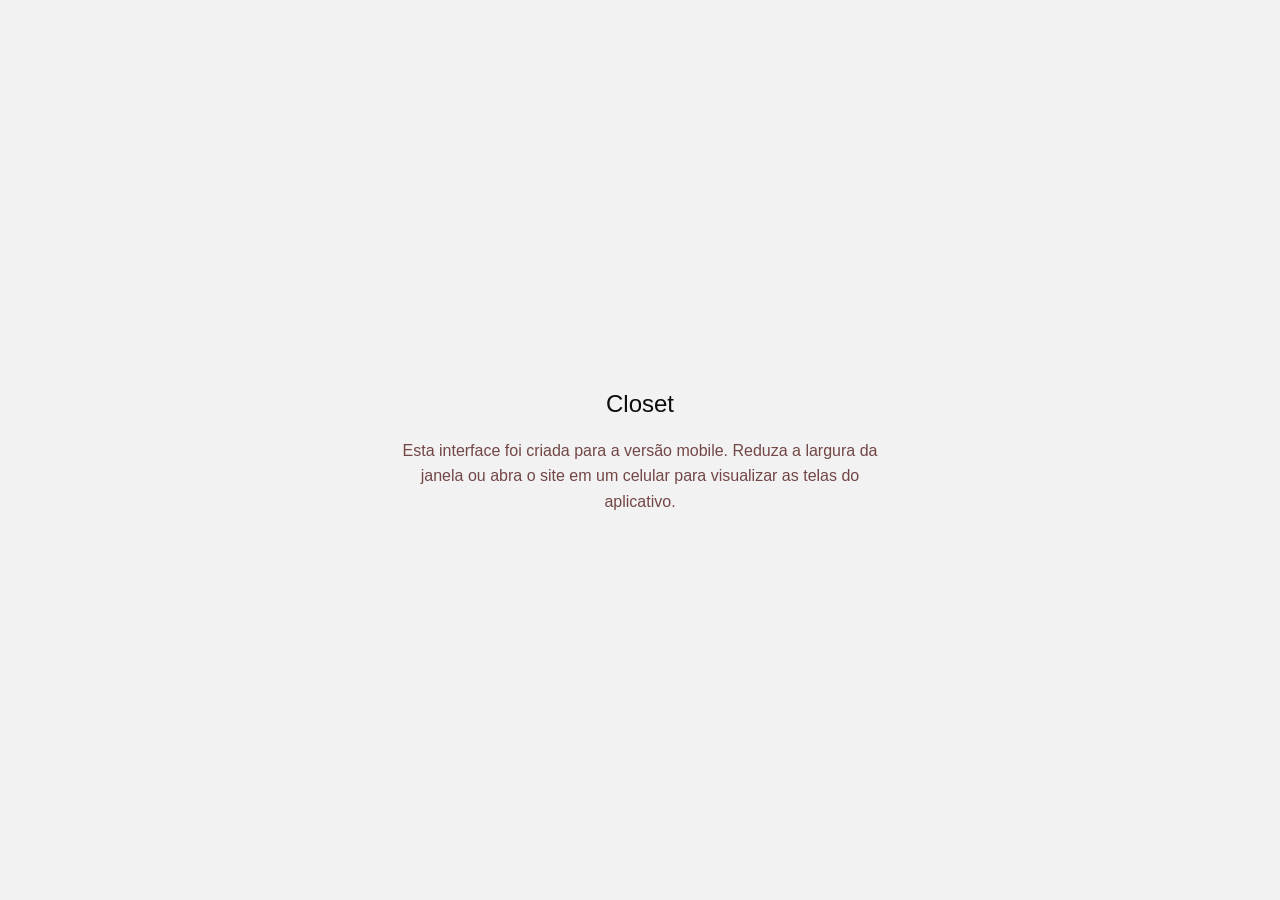
<file: sem-pedidos.html>
<!DOCTYPE html>
<html lang="pt-BR">

<head>
    <meta charset="UTF-8">
    <meta name="viewport" content="width=device-width, initial-scale=1.0">

    <title>Sem pedidos | Closet</title>

    <link rel="stylesheet" href="style.css">
</head>

<body>

    <!-- Mensagem para computadores -->
    <aside class="desktop-message">
        <div>
            <h1>Closet</h1>
            <p>
                Esta interface foi criada para a versão mobile.
                Reduza a largura da janela ou abra o site em um
                celular para visualizar as telas do aplicativo.
            </p>
        </div>
    </aside>

    <!-- Aplicativo mobile -->
    <main class="mobile-app">

        <div class="phone-content">

            <!-- Cabeçalho -->
            <header class="topbar">
                <span class="spacer"></span>

                <button class="icon-button" aria-label="Sacola">
                    <img src="images/bag.png">
                </button>

                <button class="icon-button" aria-label="Notificações">
                    <img src="images/bell.png">
                </button>
            </header>

            <!-- Estado sem pedidos -->
            <section class="empty-state no-orders">

                <svg
                    class="order-drawing"
                    viewBox="0 0 160 135"
                    role="img"
                    aria-label="Caixa sem pedidos"
                >
                    <g
                        fill="none"
                        stroke="currentColor"
                        stroke-width="3.5"
                        stroke-linecap="round"
                        stroke-linejoin="round"
                    >
                        <path d="M25 43 75 22 125 43 125 76"/>
                        <path d="M25 43 25 98 73 117 73 62"/>
                        <path d="M73 62 125 43"/>
                        <path d="M42 38 42 59 65 69"/>
                        <path d="M42 38 87 19"/>
                        <path d="M58 45 58 65"/>
                        <path d="M58 45 103 26"/>
                        <path d="M74 52 74 72"/>
                        <path d="M74 52 119 33"/>

                        <circle
                            cx="116"
                            cy="99"
                            r="25"
                            fill="white"
                        />

                        <path d="m106 89 20 20m0-20-20 20"/>
                    </g>
                </svg>

                <p>Sem Pedidos.</p>

                <p style="font-size: 12px;">
                    <a
                        href="pedidos.html"
                        style="color: #777;"
                    >
                        Ver pedidos recentes
                    </a>
                </p>

            </section>

            <nav class="bottom-nav" aria-label="Navegação principal">

                <a class="active" href="index.html">
                    <img src="images/home.png">
                    <small>HOME</small>
                </a>

                <a href="favoritos.html">
                    <span class="nav-icon">♡</span>
                    <small>FAVORITOS</small>
                </a>

                <a href="pedidos.html">
                    <img src="images/package.png">
                    <small>PEDIDOS</small>
                </a>

                <a href="perfil.html">
                    <img src="images/user.png">
                    <small>PERFIL</small>
                </a>

            </nav>

            <!-- Botão de adicionar -->
            <button
                class="add-button"
                aria-label="Adicionar aos favoritos"
                onclick="window.location.href='favoritos.html'"
            >
                +
            </button>

        </div>

    </main>

</body>
</html>
</file>
<file: style.css>
* {
  box-sizing: border-box;
}

:root {
  --background: #F2F2F2;
  --primary: #734646;
  --accent: #D99A9A;
  --line: #BFBFBF;
  --placeholder: #BFBFBF;
  --text: #0D0D0D;
  --surface: #FFFFFF;
}

html, body {
  margin: 0;
  min-height: 100%;
}

body {
  font-family: "Trebuchet MS", Arial, sans-serif;
  color: var(--text);
  background: var(--background);
}

.desktop-message {
  display: none;
}

.mobile-app {
  display: block;
  width: 100%;
  min-height: 100vh;
  background: var(--surface);
  position: relative;
}

.phone-content {
  position: relative;
  width: 100%;
  max-width: 430px;
  min-height: 100vh;
  margin: 0 auto;
  padding-bottom: 78px;
  overflow: hidden;
  background: var(--surface);
}

.topbar {
  height: 58px;
  display: flex;
  align-items: center;
  gap: 9px;
  padding: 8px 12px;
}

.spacer {
  flex: 1;
}

.icon-button {
  width: 30px;
  height: 28px;
  border: 1px solid var(--line);
  background: var(--surface);
  color: var(--text);
  font-size: 19px;
  line-height: 20px;
  padding: 0;
  cursor: pointer;
}

.icon-button img {
  width: 15px;
}

.back {
  text-decoration: none;
  color: var(--text);
  font-family: Arial, sans-serif;
  font-size: 39px;
  line-height: 25px;
  width: 28px;
}

.search {
  height: 34px;
  border: 1px solid var(--line);
  margin: 0 12px 16px;
  display: flex;
  align-items: center;
  padding: 0 7px;
  gap: 7px;
}

.search span {
  font-size: 27px;
  line-height: 20px;
}

.search input {
  border: 0;
  outline: none;
  width: 100%;
  min-width: 0;
  font-size: 15px;
  color: var(--text);
  background: transparent;
}

.ribbon {
  background: var(--primary);
  color: var(--surface);
  font-size: 12px;
  font-weight: 400;
  padding: 3px 8px;
  margin: 0 0 14px;
  width: 142px;
}

.categories {
  display: grid;
  grid-template-columns: repeat(4, 1fr);
  gap: 13px 3px;
  padding: 0 12px 13px;
  text-align: center;
}

.categories > div {
  display: flex;
  flex-direction: column;
  align-items: center;
  gap: 4px;
}

.circle {
  width: 48px;
  height: 40px;
  border: 1px solid var(--line);
  border-radius: 50%;
}

.categories small {
  font-size: 10px;
  white-space: nowrap;
}

.banner {
  height: 120px;
  border: 1px solid var(--line);
  margin: 0 12px 14px;
}

.new-products {
  display: grid;
  grid-template-columns: 1fr 1fr;
  gap: 24px;
  margin: 0 12px;
}

.new-products div {
  height: 112px;
  border: 1px solid var(--line);
}

.page-title {
  font-size: 14px;
  font-weight: 400;
  text-align: center;
  margin: 0 0 16px;
}

.title-line {
  border-top: 1px solid var(--line);
  margin: 0 42px 14px;
}

.add-favorite {
  display: flex;
  align-items: center;
  gap: 7px;
  margin: 0 18px 16px;
  font-size: 12px;
}

.add-favorite span {
  border: 1.5px solid var(--text);
  width: 24px;
  height: 24px;
  border-radius: 50%;
  display: grid;
  place-items: center;
  font-size: 21px;
  line-height: 18px;
}

.item-list {
  display: flex;
  flex-direction: column;
  gap: 20px;
  margin-left: 18px;
}

.placeholder {
  height: 58px;
  width: 78px;
  border-radius: 6px;
  background: var(--placeholder);
}

.tabs {
  display: flex;
  margin: 0 12px 18px;
  height: 38px;
  border: 1px solid var(--line);
  border-radius: 6px;
  overflow: hidden;
}

.tabs a {
  flex: 1;
  display: grid;
  place-items: center;
  color: var(--text);
  text-decoration: none;
  font-size: 15px;
}

.tabs .selected {
  color: var(--surface);
  background: var(--primary);
  border-radius: 5px;
}

.empty-state {
  position: absolute;
  left: 0;
  right: 0;
  top: 27%;
  display: flex;
  align-items: center;
  flex-direction: column;
  gap: 18px;
}

.box-drawing {
  width: 155px;
  height: 140px;
}

.empty-state p {
  margin: 0;
  font-size: 19px;
  letter-spacing: .2px;
}

.no-orders {
  top: 29%;
  gap: 18px;
}

.order-drawing {
  width: 165px;
  height: 140px;
}

.bottom-nav {
  position: fixed;
  left: 0;
  right: 0;
  bottom: 0;
  height: 66px;
  border: 1px solid var(--line);
  border-radius: 32px 32px 0 0;
  background: var(--surface);
  display: grid;
  grid-template-columns: repeat(4, 1fr);
  align-items: center;
  padding: 8px max(8px, calc((100vw - 410px) / 2)) 4px;
  z-index: 5;
}

.bottom-nav a {
  text-decoration: none;
  color: var(--text);
  display: flex;
  align-items: center;
  flex-direction: column;
  gap: 1px;
}

.bottom-nav img {
  width: 20px;
}

.bottom-nav a.active {
  color: var(--accent);
}

.nav-icon {
  font-family: Arial, sans-serif;
  font-size: 26px;
  line-height: 26px;
}

.bottom-nav small {
  font-size: 9px;
}

.add-button {
  position: fixed;
  z-index: 6;
  bottom: 52px;
  left: calc(50% - 14px);
  width: 28px;
  height: 28px;
  border: 0;
  border-radius: 50%;
  color: var(--surface);
  background: var(--primary);
  font-size: 27px;
  line-height: 24px;
  padding: 0;
  cursor: pointer;
}

@media (min-width: 768px) {
  body {
    background: var(--background);
  }

  .mobile-app {
    display: none;
  }

  .desktop-message {
    display: flex;
    min-height: 100vh;
    align-items: center;
    justify-content: center;
    text-align: center;
    padding: 30px;
    color: var(--primary);
  }

  .desktop-message div {
    max-width: 480px;
  }

  .desktop-message h1 {
    color: var(--text);
    font-size: 24px;
    font-weight: 500;
  }

  .desktop-message p {
    line-height: 1.6;
  }
}

@media (max-width: 360px) {
  .categories {
    padding-left: 7px;
    padding-right: 7px;
  }

  .circle {
    width: 42px;
    height: 35px;
  }

  .categories small {
    font-size: 9px;
  }
}
</file>
